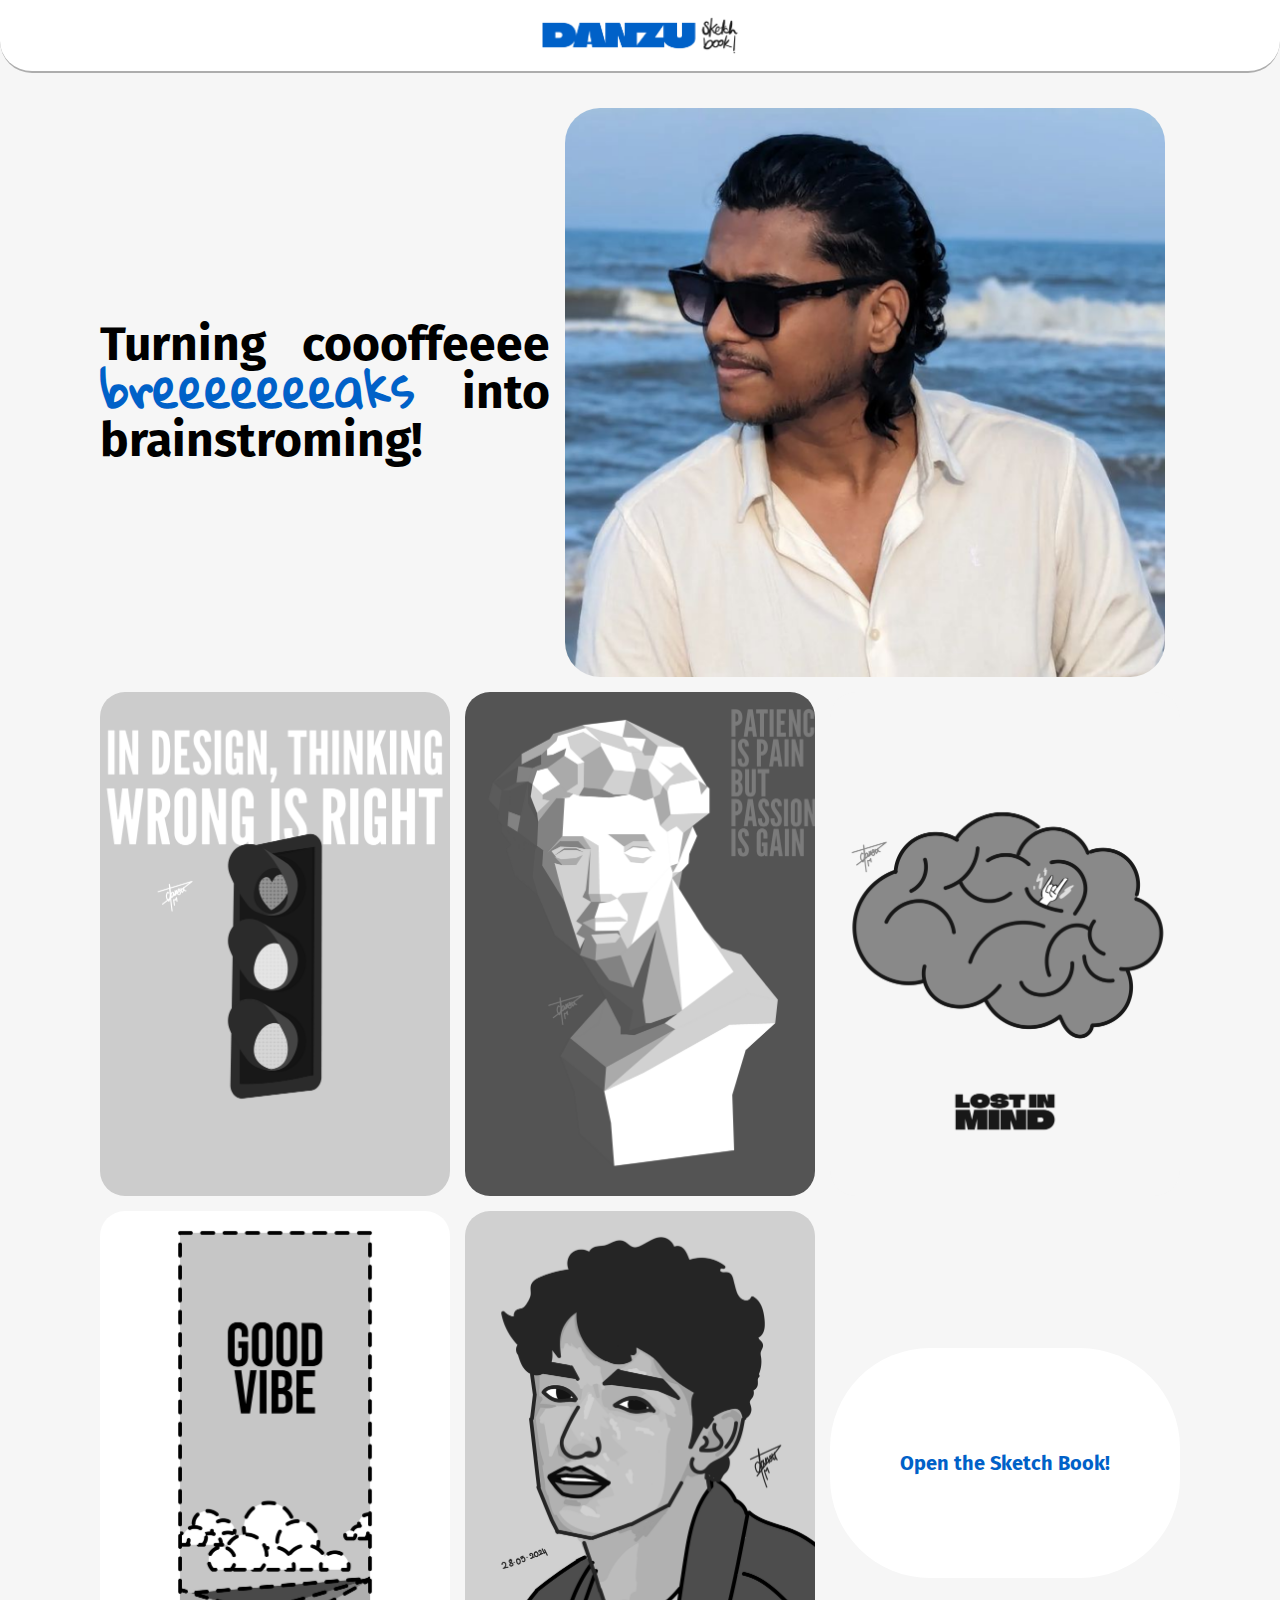
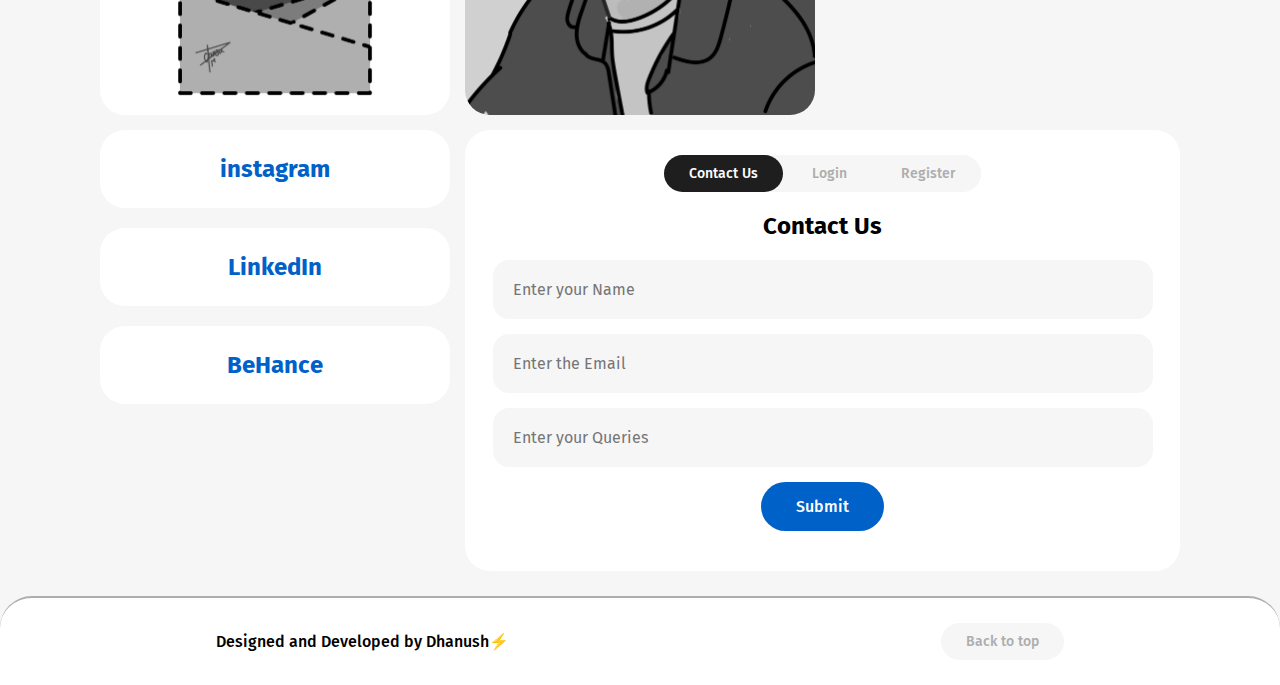
<file: index.html>
<!DOCTYPE html>
<html lang="en">

<head>
    <meta charset="UTF-8">
    <meta name="viewport" content="width=device-width, initial-scale=1.0">
    <link rel="preconnect" href="https://fonts.googleapis.com">
    <link rel="preconnect" href="https://fonts.gstatic.com" crossorigin>
    <link
        href="https://fonts.googleapis.com/css2?family=Fira+Sans:ital,wght@0,100;0,200;0,300;0,400;0,500;0,600;0,700;0,800;0,900;1,100;1,200;1,300;1,400;1,500;1,600;1,700;1,800;1,900&family=Gloria+Hallelujah&display=swap"
        rel="stylesheet">
    <link rel="stylesheet" href="./style/common.css">
    <link rel="shortcut icon" href="./assest/favicon.png" type="image/x-icon">
    <title>DANZU Sketch Book</title>
</head>

<body>
    <div class="cont">
        <div class="navbar">
            <img id="dsblogo" src="./assest/dsbdlogo.png" alt="DANZU Sketch Book logo" srcset="">
        </div>
        <div class="herosec">
            <p class="herotext">Turning coooffeeee <span class="handtext">breeeeeeeaks</span> into brainstroming!</p>
            <img id="dhanushgopi" src="./assest/dhanushgopi.png" alt="">
        </div>
        <div class="gallery">
            <div class="galleryrow galleryrow1">
                <div class="prevpage prevpage9">
                    <div class="prevdetails">
                        <a class="prevbtn prevbtn9" href="./sb9.html">View</a>
                    </div>
                </div>
                <div class="prevpage prevpage8">
                    <div class="prevdetails">
                        <a class="prevbtn prevbtn8" href="./sb8.html">View</a>
                    </div>
                </div>
                <div class="prevpage prevpage7">
                    <div class="prevdetails">
                        <a class="prevbtn prevbtn7" href="./sb7.html">View</a>
                    </div>
                </div>
            </div>
            <div class="galleryrow galleryrow2">
                <div class="prevpage prevpage6">
                    <div class="prevdetails">
                        <a class="prevbtn" href="./sb6.html">View</a>
                    </div>
                </div>
                <div class="prevpage prevpage5">
                    <div class="prevdetails">
                        <a class="prevbtn" href="./sb5.html">View</a>
                    </div>
                </div>
                <div class="viewmorepage">
                    <a class="viewmore" href="./sketchbook.html">Open the Sketch Book!</a>
                </div>
            </div>
        </div>
        <div class="contact">
            <div class="socialpages">
                <a class="social instagram" href="https://www.instagram.com/danzu.in/">instagram</a>
                <a class="social linkedin" href="https://www.linkedin.com/company/danzu-in/">LinkedIn</a>
                <a class="social behance" href="https://www.behance.net/danzu-in/">BeHance</a>
            </div>
            <div class="form">
                <div class="switchbtn">
                    <button id="loginbtn" class="contactbtn activebtn">Contact Us</button>
                    <button id="loginbtn" class="loginbtn unactivebtn">Login</button>
                    <button id="registerbtn" class="registerbtn unactivebtn">Register</button>
                </div>
                <div class="contactform">
                    <p class="inputlabel contactlabel">Contact Us</p>
                    <div class="inputfields contactfield">
                        <input class="inputfield" type="text" placeholder="Enter your Name">
                        <input class="inputfield" type="text" placeholder="Enter the Email">
                        <input class="inputfield" type="text" placeholder="Enter your Queries">
                    </div>
                    <input class="submitbtn loginsubmitbtn" type="submit" placeholder="Submit">
                </div>
                <div class="loginform formhide">
                    <p class="inputlabel loginlabel">Login</p>
                    <div class="inputfields loginfield">
                        <input class="inputfield" type="text" placeholder="Enter the Username or Email">
                        <input class="inputfield" type="text" placeholder="Enter the Password">
                    </div>
                    <input class="submitbtn loginsubmitbtn" type="submit" placeholder="Submit">
                </div>
                <div class="registerform formhide">
                    <p class="inputlabel registerlabel">Register</p>
                    <div class="inputfields registerfield">
                        <input class="inputfield" type="text" placeholder="Enter Your Name">
                        <input class="inputfield" type="text" placeholder="Enter Your Email">
                        <input class="inputfield" type="text" placeholder="Enter Your Password">
                    </div>
                    <input class="submitbtn registersubmitbtn" type="submit" placeholder="Submit">
                </div>
            </div>
        </div>
        <div class="footer">
            <p>Designed and Developed by Dhanush⚡</p>
            <a class="unactivebtn" href="#">Back to top</a>
        </div>
    </div>
</body>
<script src="./script/script1.js"></script>

</html>
</file>
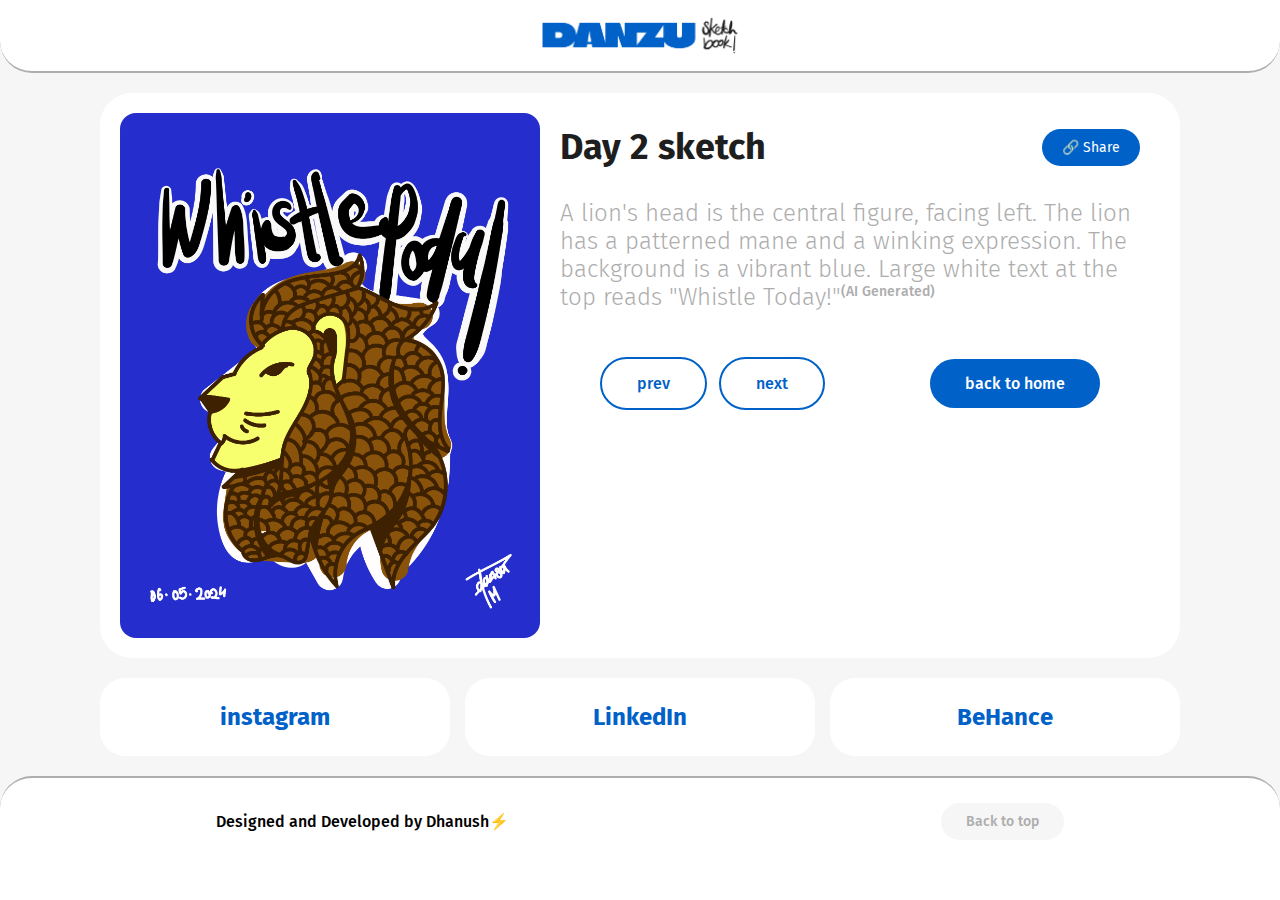
<file: sb2.html>
<!DOCTYPE html>
<html lang="en">

<head>
    <meta charset="UTF-8">
    <meta name="viewport" content="width=device-width, initial-scale=1.0">
    <link rel="preconnect" href="https://fonts.googleapis.com">
    <link rel="preconnect" href="https://fonts.gstatic.com" crossorigin>
    <link
        href="https://fonts.googleapis.com/css2?family=Fira+Sans:ital,wght@0,100;0,200;0,300;0,400;0,500;0,600;0,700;0,800;0,900;1,100;1,200;1,300;1,400;1,500;1,600;1,700;1,800;1,900&family=Gloria+Hallelujah&display=swap"
        rel="stylesheet">
    <link rel="stylesheet" href="./style/common.css">
    <link rel="shortcut icon" href="./assest/favicon.png" type="image/x-icon">
    <title>DANZU Sketch Book</title>
</head>

<body>
    <div class="cont">
        <div class="navbar">
            <img id="dsblogo" src="./assest/dsbdlogo.png" alt="DANZU Sketch Book logo" srcset="">
        </div>
        <div class="sketchpages">
            <div class="sketchpage sketch9">
                <img class="sketch" src="./assest/sb9.jpg" alt="">
                <div class="sketchdetails">
                    <div class="sketchupper">
                        <p class="sketchlabel">Day 9 sketch</p>
                        <button class="sketchshare sketchshare9">🔗 Share</button>
                    </div>
                    <p class="sketchdesc">The overall tone of the image is playful and thought-provoking.
                        The use of a traffic light is a clever visual metaphor for the concept of "thinking wrong."
                        The heart-shaped light adds a touch of whimsy to the image.<sup>(AI Generated)</sup></p>
                    <div class="sketchbtn">
                        <div class="sketchnav">
                            <button class="movebtn prevbtn9 prevsketch">prev</button>
                            <button class="movebtn nextbtn9 nextsketch">next</button>
                        </div>
                        <a class="backtohome submitbtn" href="./index.html">back to home</a>
                    </div>
                </div>
            </div>
            <div class="sketchpage sketch8">
                <img class="sketch" src="./assest/sb8.jpg" alt="">
                <div class="sketchdetails">
                    <div class="sketchupper">
                        <p class="sketchlabel">Day 8 sketch</p>
                        <button class="sketchshare sketchshare8">🔗 Share</button>
                    </div>
                    <p class="sketchdesc">The overall tone of the image is motivational and thought-provoking.
                        The contrast between the blue background and the white bust creates a sense of focus on the
                        sculpture and the accompanying text.
                        The low-poly style gives the image a modern and artistic feel.<sup>(AI Generated)</sup></p>
                    <div class="sketchbtn">
                        <div class="sketchnav">
                            <button class="movebtn prevbtn8 prevsketch">prev</button>
                            <button class="movebtn nextbtn8 nextsketch">next</button>
                        </div>
                        <a class="backtohome submitbtn" href="./index.html">back to home</a>
                    </div>
                </div>
            </div>
            <div class="sketchpage sketch7">
                <img class="sketch" src="./assest/sb7.jpg" alt="">
                <div class="sketchdetails">
                    <div class="sketchupper">
                        <p class="sketchlabel">Day 7 sketch</p>
                        <button class="sketchshare sketchshare7">🔗 Share</button>
                    </div>
                    <p class="sketchdesc">he overall tone of the image is playful and energetic.
                        The use of a rock-on hand gesture suggests a sense of fun and rebelliousness.
                        The contrast between the pink brain and the beige background creates a visually appealing
                        composition.<sup>(AI Generated)</sup></p>
                    <div class="sketchbtn">
                        <div class="sketchnav">
                            <button class="movebtn prevbtn7 prevsketch">prev</button>
                            <button class="movebtn nextbtn7 nextsketch">next</button>
                        </div>
                        <a class="backtohome submitbtn" href="./index.html">back to home</a>
                    </div>
                </div>
            </div>
            <div class="sketchpage sketch6 ">
                <img class="sketch" src="./assest/sb6.jpg" alt="">
                <div class="sketchdetails">
                    <div class="sketchupper">
                        <p class="sketchlabel">Day 6 sketch</p>
                        <button class="sketchshare sketchshare6">🔗 Share</button>
                    </div>
                    <p class="sketchdesc">The overall tone of the image is cheerful and optimistic.
                        The use of dashed lines creates a playful and somewhat whimsical effect.
                        The simple design and color palette contribute to the image's minimalist aesthetic.<sup>(AI
                            Generated)</sup></p>
                    <div class="sketchbtn">
                        <div class="sketchnav">
                            <button class="movebtn prevbtn6 prevsketch">prev</button>
                            <button class="movebtn nextbtn6 nextsketch">next</button>
                        </div>
                        <a class="backtohome submitbtn" href="./index.html">back to home</a>
                    </div>
                </div>
            </div>
            <div class="sketchpage sketch5 ">
                <img class="sketch" src="./assest/sb5.jpg" alt="">
                <div class="sketchdetails">
                    <div class="sketchupper">
                        <p class="sketchlabel">Day 5 sketch</p>
                        <button class="sketchshare sketchshare5">🔗 Share</button>
                    </div>
                    <p class="sketchdesc">Just a random people Digit Portrait<sup>(Self Described)</sup></p>
                    <div class="sketchbtn">
                        <div class="sketchnav">
                            <button class="movebtn prevbtn5 prevsketch">prev</button>
                            <button class="movebtn nextbtn5 nextsketch">next</button>
                        </div>
                        <a class="backtohome submitbtn" href="./index.html">back to home</a>
                    </div>
                </div>
            </div>
            <div class="sketchpage sketch4">
                <img class="sketch" src="./assest/sb4.jpg" alt="">
                <div class="sketchdetails">
                    <div class="sketchupper">
                        <p class="sketchlabel">Day 4 sketch</p>
                        <button class="sketchshare sketchshare4">🔗 Share</button>
                    </div>
                    <p class="sketchdesc">Just a random people Digit Portrait<sup>(Self Described)</sup></p>
                    <div class="sketchbtn">
                        <div class="sketchnav">
                            <button class="movebtn prevbtn4 prevsketch">prev</button>
                            <button class="movebtn nextbtn4 nextsketch">next</button>
                        </div>
                        <a class="backtohome submitbtn" href="./index.html">back to home</a>
                    </div>
                </div>
            </div>
            <div class="sketchpage sketch3 ">
                <img class="sketch" src="./assest/sb3.jpg" alt="">
                <div class="sketchdetails">
                    <div class="sketchupper">
                        <p class="sketchlabel">Day 3 sketch</p>
                        <button class="sketchshare sketchshare3">🔗 Share</button>
                    </div>
                    <p class="sketchdesc">A young girl with long black hair is the central figure. She's wearing a
                        yellow outfit with a blue stripe and green boots. The background is a vibrant purple. Large
                        white text surrounds her, reading "BAN TANG girl."<sup>(AI Generated)</sup></p>
                    <div class="sketchbtn">
                        <div class="sketchnav">
                            <button class="movebtn prevbtn3 prevsketch">prev</button>
                            <button class="movebtn nextbtn3 nextsketch">next</button>
                        </div>
                        <a class="backtohome submitbtn" href="./index.html">back to home</a>
                    </div>
                </div>
            </div>
            <div class="sketchpage sketch2 activesketch">
                <img class="sketch" src="./assest/sb2.jpg" alt="">
                <div class="sketchdetails">
                    <div class="sketchupper">
                        <p class="sketchlabel">Day 2 sketch</p>
                        <button class="sketchshare sketchshare2">🔗 Share</button>
                    </div>
                    <p class="sketchdesc">A lion's head is the central figure, facing left.
                        The lion has a patterned mane and a winking expression.
                        The background is a vibrant blue.
                        Large white text at the top reads "Whistle Today!"<sup>(AI Generated)</sup></p>
                    <div class="sketchbtn">
                        <div class="sketchnav">
                            <button class="movebtn prevbtn2 prevsketch">prev</button>
                            <button class="movebtn nextbtn2 nextsketch">next</button>
                        </div>
                        <a class="backtohome submitbtn" href="./index.html">back to home</a>
                    </div>
                </div>
            </div>
        </div>
        <div class="socialpages spsocial">
            <a class="social instagram" href="https://www.instagram.com/danzu.in/">instagram</a>
            <a class="social linkedin" href="https://www.linkedin.com/company/danzu-in/">LinkedIn</a>
            <a class="social behance" href="https://www.behance.net/danzu-in/">BeHance</a>
        </div>
        <div class="footer">
            <p>Designed and Developed by Dhanush⚡</p>
            <a class="unactivebtn" href="#">Back to top</a>
        </div>
    </div>
</body>
<script src="./script/script2.js"></script>

</html>
</file>
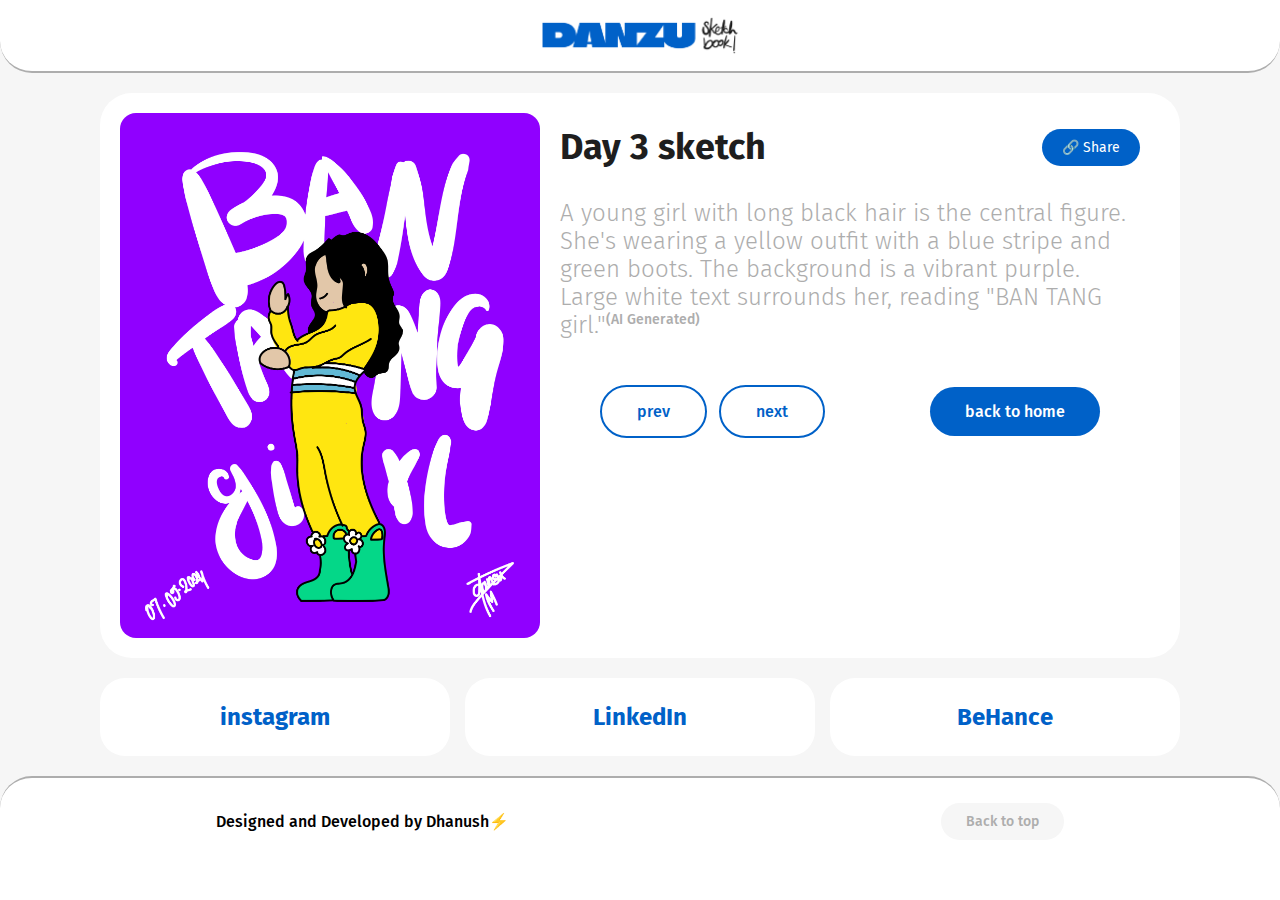
<file: sb3.html>
<!DOCTYPE html>
<html lang="en">

<head>
    <meta charset="UTF-8">
    <meta name="viewport" content="width=device-width, initial-scale=1.0">
    <link rel="preconnect" href="https://fonts.googleapis.com">
    <link rel="preconnect" href="https://fonts.gstatic.com" crossorigin>
    <link
        href="https://fonts.googleapis.com/css2?family=Fira+Sans:ital,wght@0,100;0,200;0,300;0,400;0,500;0,600;0,700;0,800;0,900;1,100;1,200;1,300;1,400;1,500;1,600;1,700;1,800;1,900&family=Gloria+Hallelujah&display=swap"
        rel="stylesheet">
    <link rel="stylesheet" href="./style/common.css">
    <link rel="shortcut icon" href="./assest/favicon.png" type="image/x-icon">
    <title>DANZU Sketch Book</title>
</head>

<body>
    <div class="cont">
        <div class="navbar">
            <img id="dsblogo" src="./assest/dsbdlogo.png" alt="DANZU Sketch Book logo" srcset="">
        </div>
        <div class="sketchpages">
            <div class="sketchpage sketch9">
                <img class="sketch" src="./assest/sb9.jpg" alt="">
                <div class="sketchdetails">
                    <div class="sketchupper">
                        <p class="sketchlabel">Day 9 sketch</p>
                        <button class="sketchshare sketchshare9">🔗 Share</button>
                    </div>
                    <p class="sketchdesc">The overall tone of the image is playful and thought-provoking.
                        The use of a traffic light is a clever visual metaphor for the concept of "thinking wrong."
                        The heart-shaped light adds a touch of whimsy to the image.<sup>(AI Generated)</sup></p>
                    <div class="sketchbtn">
                        <div class="sketchnav">
                            <button class="movebtn prevbtn9 prevsketch">prev</button>
                            <button class="movebtn nextbtn9 nextsketch">next</button>
                        </div>
                        <a class="backtohome submitbtn" href="./index.html">back to home</a>
                    </div>
                </div>
            </div>
            <div class="sketchpage sketch8">
                <img class="sketch" src="./assest/sb8.jpg" alt="">
                <div class="sketchdetails">
                    <div class="sketchupper">
                        <p class="sketchlabel">Day 8 sketch</p>
                        <button class="sketchshare sketchshare8">🔗 Share</button>
                    </div>
                    <p class="sketchdesc">The overall tone of the image is motivational and thought-provoking.
                        The contrast between the blue background and the white bust creates a sense of focus on the
                        sculpture and the accompanying text.
                        The low-poly style gives the image a modern and artistic feel.<sup>(AI Generated)</sup></p>
                    <div class="sketchbtn">
                        <div class="sketchnav">
                            <button class="movebtn prevbtn8 prevsketch">prev</button>
                            <button class="movebtn nextbtn8 nextsketch">next</button>
                        </div>
                        <a class="backtohome submitbtn" href="./index.html">back to home</a>
                    </div>
                </div>
            </div>
            <div class="sketchpage sketch7">
                <img class="sketch" src="./assest/sb7.jpg" alt="">
                <div class="sketchdetails">
                    <div class="sketchupper">
                        <p class="sketchlabel">Day 7 sketch</p>
                        <button class="sketchshare sketchshare7">🔗 Share</button>
                    </div>
                    <p class="sketchdesc">he overall tone of the image is playful and energetic.
                        The use of a rock-on hand gesture suggests a sense of fun and rebelliousness.
                        The contrast between the pink brain and the beige background creates a visually appealing
                        composition.<sup>(AI Generated)</sup></p>
                    <div class="sketchbtn">
                        <div class="sketchnav">
                            <button class="movebtn prevbtn7 prevsketch">prev</button>
                            <button class="movebtn nextbtn7 nextsketch">next</button>
                        </div>
                        <a class="backtohome submitbtn" href="./index.html">back to home</a>
                    </div>
                </div>
            </div>
            <div class="sketchpage sketch6 ">
                <img class="sketch" src="./assest/sb6.jpg" alt="">
                <div class="sketchdetails">
                    <div class="sketchupper">
                        <p class="sketchlabel">Day 6 sketch</p>
                        <button class="sketchshare sketchshare6">🔗 Share</button>
                    </div>
                    <p class="sketchdesc">The overall tone of the image is cheerful and optimistic.
                        The use of dashed lines creates a playful and somewhat whimsical effect.
                        The simple design and color palette contribute to the image's minimalist aesthetic.<sup>(AI
                            Generated)</sup></p>
                    <div class="sketchbtn">
                        <div class="sketchnav">
                            <button class="movebtn prevbtn6 prevsketch">prev</button>
                            <button class="movebtn nextbtn6 nextsketch">next</button>
                        </div>
                        <a class="backtohome submitbtn" href="./index.html">back to home</a>
                    </div>
                </div>
            </div>
            <div class="sketchpage sketch5 ">
                <img class="sketch" src="./assest/sb5.jpg" alt="">
                <div class="sketchdetails">
                    <div class="sketchupper">
                        <p class="sketchlabel">Day 5 sketch</p>
                        <button class="sketchshare sketchshare5">🔗 Share</button>
                    </div>
                    <p class="sketchdesc">Just a random people Digit Portrait<sup>(Self Described)</sup></p>
                    <div class="sketchbtn">
                        <div class="sketchnav">
                            <button class="movebtn prevbtn5 prevsketch">prev</button>
                            <button class="movebtn nextbtn5 nextsketch">next</button>
                        </div>
                        <a class="backtohome submitbtn" href="./index.html">back to home</a>
                    </div>
                </div>
            </div>
            <div class="sketchpage sketch4">
                <img class="sketch" src="./assest/sb4.jpg" alt="">
                <div class="sketchdetails">
                    <div class="sketchupper">
                        <p class="sketchlabel">Day 4 sketch</p>
                        <button class="sketchshare sketchshare4">🔗 Share</button>
                    </div>
                    <p class="sketchdesc">Just a random people Digit Portrait<sup>(Self Described)</sup></p>
                    <div class="sketchbtn">
                        <div class="sketchnav">
                            <button class="movebtn prevbtn4 prevsketch">prev</button>
                            <button class="movebtn nextbtn4 nextsketch">next</button>
                        </div>
                        <a class="backtohome submitbtn" href="./index.html">back to home</a>
                    </div>
                </div>
            </div>
            <div class="sketchpage sketch3 activesketch">
                <img class="sketch" src="./assest/sb3.jpg" alt="">
                <div class="sketchdetails">
                    <div class="sketchupper">
                        <p class="sketchlabel">Day 3 sketch</p>
                        <button class="sketchshare sketchshare3">🔗 Share</button>
                    </div>
                    <p class="sketchdesc">A young girl with long black hair is the central figure. She's wearing a
                        yellow outfit with a blue stripe and green boots. The background is a vibrant purple. Large
                        white text surrounds her, reading "BAN TANG girl."<sup>(AI Generated)</sup></p>
                    <div class="sketchbtn">
                        <div class="sketchnav">
                            <button class="movebtn prevbtn3 prevsketch">prev</button>
                            <button class="movebtn nextbtn3 nextsketch">next</button>
                        </div>
                        <a class="backtohome submitbtn" href="./index.html">back to home</a>
                    </div>
                </div>
            </div>
            <div class="sketchpage sketch2">
                <img class="sketch" src="./assest/sb2.jpg" alt="">
                <div class="sketchdetails">
                    <div class="sketchupper">
                        <p class="sketchlabel">Day 2 sketch</p>
                        <button class="sketchshare sketchshare2">🔗 Share</button>
                    </div>
                    <p class="sketchdesc">A lion's head is the central figure, facing left.
                        The lion has a patterned mane and a winking expression.
                        The background is a vibrant blue.
                        Large white text at the top reads "Whistle Today!"<sup>(AI Generated)</sup></p>
                    <div class="sketchbtn">
                        <div class="sketchnav">
                            <button class="movebtn prevbtn2 prevsketch">prev</button>
                            <button class="movebtn nextbtn2 nextsketch">next</button>
                        </div>
                        <a class="backtohome submitbtn" href="./index.html">back to home</a>
                    </div>
                </div>
            </div>
        </div>
        <div class="socialpages spsocial">
            <a class="social instagram" href="https://www.instagram.com/danzu.in/">instagram</a>
            <a class="social linkedin" href="https://www.linkedin.com/company/danzu-in/">LinkedIn</a>
            <a class="social behance" href="https://www.behance.net/danzu-in/">BeHance</a>
        </div>
        <div class="footer">
            <p>Designed and Developed by Dhanush⚡</p>
            <a class="unactivebtn" href="#">Back to top</a>
        </div>
    </div>
</body>
<script src="./script/script2.js"></script>

</html>
</file>
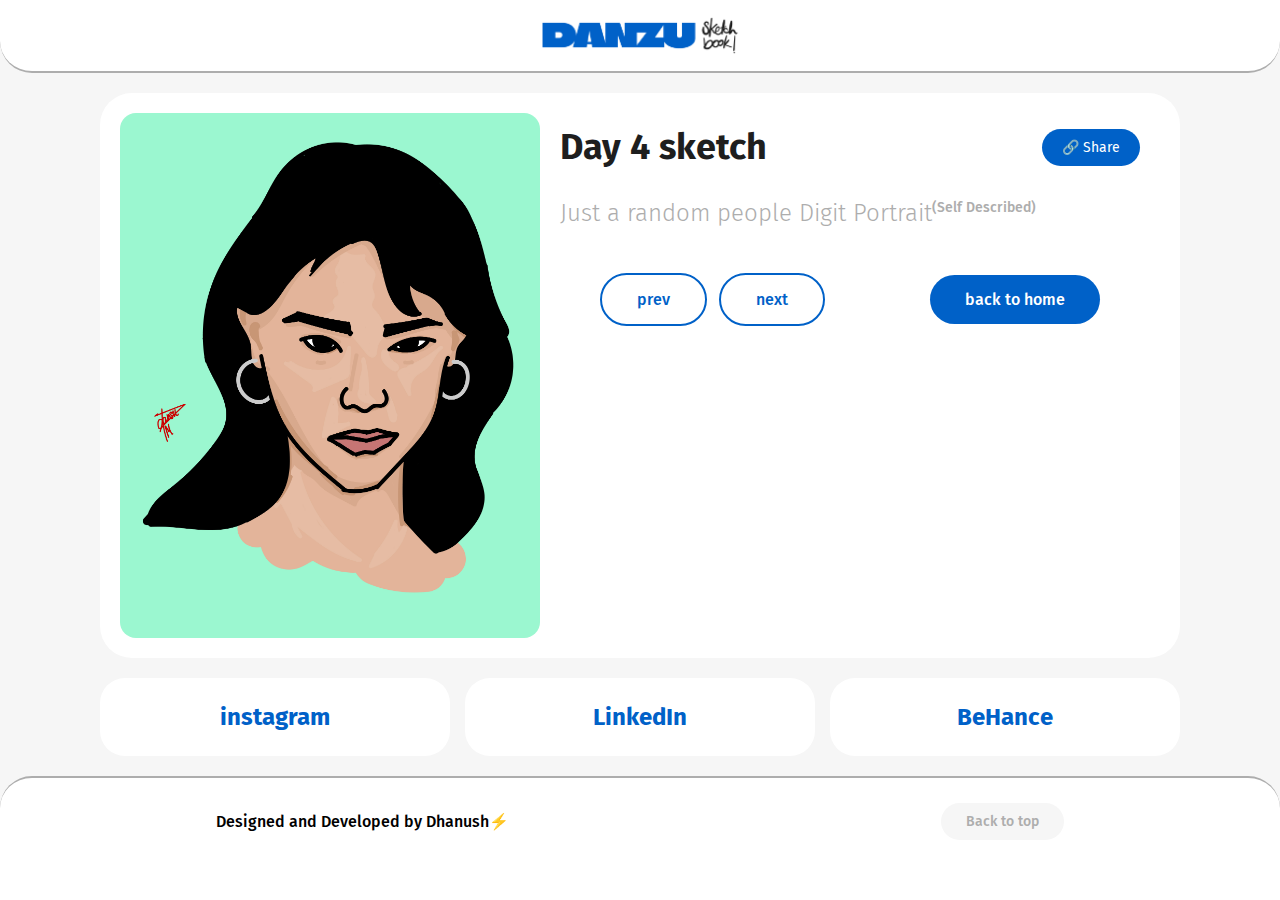
<file: sb4.html>
<!DOCTYPE html>
<html lang="en">

<head>
    <meta charset="UTF-8">
    <meta name="viewport" content="width=device-width, initial-scale=1.0">
    <link rel="preconnect" href="https://fonts.googleapis.com">
    <link rel="preconnect" href="https://fonts.gstatic.com" crossorigin>
    <link
        href="https://fonts.googleapis.com/css2?family=Fira+Sans:ital,wght@0,100;0,200;0,300;0,400;0,500;0,600;0,700;0,800;0,900;1,100;1,200;1,300;1,400;1,500;1,600;1,700;1,800;1,900&family=Gloria+Hallelujah&display=swap"
        rel="stylesheet">
    <link rel="stylesheet" href="./style/common.css">
    <link rel="shortcut icon" href="./assest/favicon.png" type="image/x-icon">
    <title>DANZU Sketch Book</title>
</head>

<body>
    <div class="cont">
        <div class="navbar">
            <img id="dsblogo" src="./assest/dsbdlogo.png" alt="DANZU Sketch Book logo" srcset="">
        </div>
        <div class="sketchpages">
            <div class="sketchpage sketch9">
                <img class="sketch" src="./assest/sb9.jpg" alt="">
                <div class="sketchdetails">
                    <div class="sketchupper">
                        <p class="sketchlabel">Day 9 sketch</p>
                        <button class="sketchshare sketchshare9">🔗 Share</button>
                    </div>
                    <p class="sketchdesc">The overall tone of the image is playful and thought-provoking.
                        The use of a traffic light is a clever visual metaphor for the concept of "thinking wrong."
                        The heart-shaped light adds a touch of whimsy to the image.<sup>(AI Generated)</sup></p>
                    <div class="sketchbtn">
                        <div class="sketchnav">
                            <button class="movebtn prevbtn9 prevsketch">prev</button>
                            <button class="movebtn nextbtn9 nextsketch">next</button>
                        </div>
                        <a class="backtohome submitbtn" href="./index.html">back to home</a>
                    </div>
                </div>
            </div>
            <div class="sketchpage sketch8">
                <img class="sketch" src="./assest/sb8.jpg" alt="">
                <div class="sketchdetails">
                    <div class="sketchupper">
                        <p class="sketchlabel">Day 8 sketch</p>
                        <button class="sketchshare sketchshare8">🔗 Share</button>
                    </div>
                    <p class="sketchdesc">The overall tone of the image is motivational and thought-provoking.
                        The contrast between the blue background and the white bust creates a sense of focus on the
                        sculpture and the accompanying text.
                        The low-poly style gives the image a modern and artistic feel.<sup>(AI Generated)</sup></p>
                    <div class="sketchbtn">
                        <div class="sketchnav">
                            <button class="movebtn prevbtn8 prevsketch">prev</button>
                            <button class="movebtn nextbtn8 nextsketch">next</button>
                        </div>
                        <a class="backtohome submitbtn" href="./index.html">back to home</a>
                    </div>
                </div>
            </div>
            <div class="sketchpage sketch7">
                <img class="sketch" src="./assest/sb7.jpg" alt="">
                <div class="sketchdetails">
                    <div class="sketchupper">
                        <p class="sketchlabel">Day 7 sketch</p>
                        <button class="sketchshare sketchshare7">🔗 Share</button>
                    </div>
                    <p class="sketchdesc">he overall tone of the image is playful and energetic.
                        The use of a rock-on hand gesture suggests a sense of fun and rebelliousness.
                        The contrast between the pink brain and the beige background creates a visually appealing
                        composition.<sup>(AI Generated)</sup></p>
                    <div class="sketchbtn">
                        <div class="sketchnav">
                            <button class="movebtn prevbtn7 prevsketch">prev</button>
                            <button class="movebtn nextbtn7 nextsketch">next</button>
                        </div>
                        <a class="backtohome submitbtn" href="./index.html">back to home</a>
                    </div>
                </div>
            </div>
            <div class="sketchpage sketch6 ">
                <img class="sketch" src="./assest/sb6.jpg" alt="">
                <div class="sketchdetails">
                    <div class="sketchupper">
                        <p class="sketchlabel">Day 6 sketch</p>
                        <button class="sketchshare sketchshare6">🔗 Share</button>
                    </div>
                    <p class="sketchdesc">The overall tone of the image is cheerful and optimistic.
                        The use of dashed lines creates a playful and somewhat whimsical effect.
                        The simple design and color palette contribute to the image's minimalist aesthetic.<sup>(AI
                            Generated)</sup></p>
                    <div class="sketchbtn">
                        <div class="sketchnav">
                            <button class="movebtn prevbtn6 prevsketch">prev</button>
                            <button class="movebtn nextbtn6 nextsketch">next</button>
                        </div>
                        <a class="backtohome submitbtn" href="./index.html">back to home</a>
                    </div>
                </div>
            </div>
            <div class="sketchpage sketch5 ">
                <img class="sketch" src="./assest/sb5.jpg" alt="">
                <div class="sketchdetails">
                    <div class="sketchupper">
                        <p class="sketchlabel">Day 5 sketch</p>
                        <button class="sketchshare sketchshare5">🔗 Share</button>
                    </div>
                    <p class="sketchdesc">Just a random people Digit Portrait<sup>(Self Described)</sup></p>
                    <div class="sketchbtn">
                        <div class="sketchnav">
                            <button class="movebtn prevbtn5 prevsketch">prev</button>
                            <button class="movebtn nextbtn5 nextsketch">next</button>
                        </div>
                        <a class="backtohome submitbtn" href="./index.html">back to home</a>
                    </div>
                </div>
            </div>
            <div class="sketchpage sketch4 activesketch">
                <img class="sketch" src="./assest/sb4.jpg" alt="">
                <div class="sketchdetails">
                    <div class="sketchupper">
                        <p class="sketchlabel">Day 4 sketch</p>
                        <button class="sketchshare sketchshare4">🔗 Share</button>
                    </div>
                    <p class="sketchdesc">Just a random people Digit Portrait<sup>(Self Described)</sup></p>
                    <div class="sketchbtn">
                        <div class="sketchnav">
                            <button class="movebtn prevbtn4 prevsketch">prev</button>
                            <button class="movebtn nextbtn4 nextsketch">next</button>
                        </div>
                        <a class="backtohome submitbtn" href="./index.html">back to home</a>
                    </div>
                </div>
            </div>
            <div class="sketchpage sketch3">
                <img class="sketch" src="./assest/sb3.jpg" alt="">
                <div class="sketchdetails">
                    <div class="sketchupper">
                        <p class="sketchlabel">Day 3 sketch</p>
                        <button class="sketchshare sketchshare3">🔗 Share</button>
                    </div>
                    <p class="sketchdesc">A young girl with long black hair is the central figure. She's wearing a
                        yellow outfit with a blue stripe and green boots. The background is a vibrant purple. Large
                        white text surrounds her, reading "BAN TANG girl."<sup>(AI Generated)</sup></p>
                    <div class="sketchbtn">
                        <div class="sketchnav">
                            <button class="movebtn prevbtn3 prevsketch">prev</button>
                            <button class="movebtn nextbtn3 nextsketch">next</button>
                        </div>
                        <a class="backtohome submitbtn" href="./index.html">back to home</a>
                    </div>
                </div>
            </div>
            <div class="sketchpage sketch2">
                <img class="sketch" src="./assest/sb2.jpg" alt="">
                <div class="sketchdetails">
                    <div class="sketchupper">
                        <p class="sketchlabel">Day 2 sketch</p>
                        <button class="sketchshare sketchshare2">🔗 Share</button>
                    </div>
                    <p class="sketchdesc">A lion's head is the central figure, facing left.
                        The lion has a patterned mane and a winking expression.
                        The background is a vibrant blue.
                        Large white text at the top reads "Whistle Today!"<sup>(AI Generated)</sup></p>
                    <div class="sketchbtn">
                        <div class="sketchnav">
                            <button class="movebtn prevbtn2 prevsketch">prev</button>
                            <button class="movebtn nextbtn2 nextsketch">next</button>
                        </div>
                        <a class="backtohome submitbtn" href="./index.html">back to home</a>
                    </div>
                </div>
            </div>
        </div>
        <div class="socialpages spsocial">
            <a class="social instagram" href="https://www.instagram.com/danzu.in/">instagram</a>
            <a class="social linkedin" href="https://www.linkedin.com/company/danzu-in/">LinkedIn</a>
            <a class="social behance" href="https://www.behance.net/danzu-in/">BeHance</a>
        </div>
        <div class="footer">
            <p>Designed and Developed by Dhanush⚡</p>
            <a class="unactivebtn" href="#">Back to top</a>
        </div>
    </div>
</body>
<script src="./script/script2.js"></script>

</html>
</file>
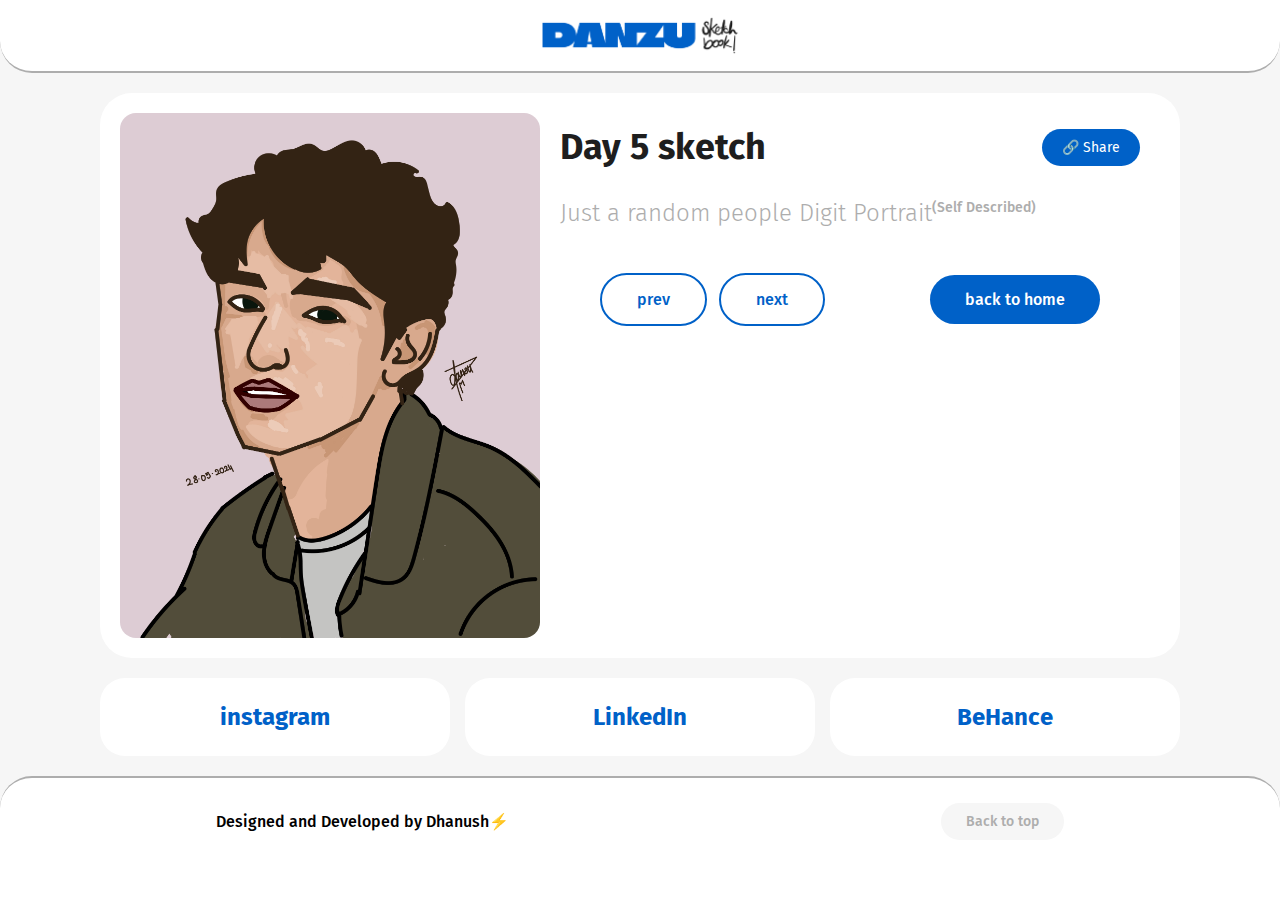
<file: sb5.html>
<!DOCTYPE html>
<html lang="en">

<head>
    <meta charset="UTF-8">
    <meta name="viewport" content="width=device-width, initial-scale=1.0">
    <link rel="preconnect" href="https://fonts.googleapis.com">
    <link rel="preconnect" href="https://fonts.gstatic.com" crossorigin>
    <link
        href="https://fonts.googleapis.com/css2?family=Fira+Sans:ital,wght@0,100;0,200;0,300;0,400;0,500;0,600;0,700;0,800;0,900;1,100;1,200;1,300;1,400;1,500;1,600;1,700;1,800;1,900&family=Gloria+Hallelujah&display=swap"
        rel="stylesheet">
    <link rel="stylesheet" href="./style/common.css">
    <link rel="shortcut icon" href="./assest/favicon.png" type="image/x-icon">
    <title>DANZU Sketch Book</title>
</head>

<body>
    <div class="cont">
        <div class="navbar">
            <img id="dsblogo" src="./assest/dsbdlogo.png" alt="DANZU Sketch Book logo" srcset="">
        </div>
        <div class="sketchpages">
            <div class="sketchpage sketch9">
                <img class="sketch" src="./assest/sb9.jpg" alt="">
                <div class="sketchdetails">
                    <div class="sketchupper">
                        <p class="sketchlabel">Day 9 sketch</p>
                        <button class="sketchshare sketchshare9">🔗 Share</button>
                    </div>
                    <p class="sketchdesc">The overall tone of the image is playful and thought-provoking.
                        The use of a traffic light is a clever visual metaphor for the concept of "thinking wrong."
                        The heart-shaped light adds a touch of whimsy to the image.<sup>(AI Generated)</sup></p>
                    <div class="sketchbtn">
                        <div class="sketchnav">
                            <button class="movebtn prevbtn9 prevsketch">prev</button>
                            <button class="movebtn nextbtn9 nextsketch">next</button>
                        </div>
                        <a class="backtohome submitbtn" href="./index.html">back to home</a>
                    </div>
                </div>
            </div>
            <div class="sketchpage sketch8">
                <img class="sketch" src="./assest/sb8.jpg" alt="">
                <div class="sketchdetails">
                    <div class="sketchupper">
                        <p class="sketchlabel">Day 8 sketch</p>
                        <button class="sketchshare sketchshare8">🔗 Share</button>
                    </div>
                    <p class="sketchdesc">The overall tone of the image is motivational and thought-provoking.
                        The contrast between the blue background and the white bust creates a sense of focus on the
                        sculpture and the accompanying text.
                        The low-poly style gives the image a modern and artistic feel.<sup>(AI Generated)</sup></p>
                    <div class="sketchbtn">
                        <div class="sketchnav">
                            <button class="movebtn prevbtn8 prevsketch">prev</button>
                            <button class="movebtn nextbtn8 nextsketch">next</button>
                        </div>
                        <a class="backtohome submitbtn" href="./index.html">back to home</a>
                    </div>
                </div>
            </div>
            <div class="sketchpage sketch7">
                <img class="sketch" src="./assest/sb7.jpg" alt="">
                <div class="sketchdetails">
                    <div class="sketchupper">
                        <p class="sketchlabel">Day 7 sketch</p>
                        <button class="sketchshare sketchshare7">🔗 Share</button>
                    </div>
                    <p class="sketchdesc">he overall tone of the image is playful and energetic.
                        The use of a rock-on hand gesture suggests a sense of fun and rebelliousness.
                        The contrast between the pink brain and the beige background creates a visually appealing
                        composition.<sup>(AI Generated)</sup></p>
                    <div class="sketchbtn">
                        <div class="sketchnav">
                            <button class="movebtn prevbtn7 prevsketch">prev</button>
                            <button class="movebtn nextbtn7 nextsketch">next</button>
                        </div>
                        <a class="backtohome submitbtn" href="./index.html">back to home</a>
                    </div>
                </div>
            </div>
            <div class="sketchpage sketch6 ">
                <img class="sketch" src="./assest/sb6.jpg" alt="">
                <div class="sketchdetails">
                    <div class="sketchupper">
                        <p class="sketchlabel">Day 6 sketch</p>
                        <button class="sketchshare sketchshare6">🔗 Share</button>
                    </div>
                    <p class="sketchdesc">The overall tone of the image is cheerful and optimistic.
                        The use of dashed lines creates a playful and somewhat whimsical effect.
                        The simple design and color palette contribute to the image's minimalist aesthetic.<sup>(AI
                            Generated)</sup></p>
                    <div class="sketchbtn">
                        <div class="sketchnav">
                            <button class="movebtn prevbtn6 prevsketch">prev</button>
                            <button class="movebtn nextbtn6 nextsketch">next</button>
                        </div>
                        <a class="backtohome submitbtn" href="./index.html">back to home</a>
                    </div>
                </div>
            </div>
            <div class="sketchpage sketch5 activesketch">
                <img class="sketch" src="./assest/sb5.jpg" alt="">
                <div class="sketchdetails">
                    <div class="sketchupper">
                        <p class="sketchlabel">Day 5 sketch</p>
                        <button class="sketchshare sketchshare5">🔗 Share</button>
                    </div>
                    <p class="sketchdesc">Just a random people Digit Portrait<sup>(Self Described)</sup></p>
                    <div class="sketchbtn">
                        <div class="sketchnav">
                            <button class="movebtn prevbtn5 prevsketch">prev</button>
                            <button class="movebtn nextbtn5 nextsketch">next</button>
                        </div>
                        <a class="backtohome submitbtn" href="./index.html">back to home</a>
                    </div>
                </div>
            </div>
            <div class="sketchpage sketch4">
                <img class="sketch" src="./assest/sb4.jpg" alt="">
                <div class="sketchdetails">
                    <div class="sketchupper">
                        <p class="sketchlabel">Day 4 sketch</p>
                        <button class="sketchshare sketchshare4">🔗 Share</button>
                    </div>
                    <p class="sketchdesc">Just a random people Digit Portrait<sup>(Self Described)</sup></p>
                    <div class="sketchbtn">
                        <div class="sketchnav">
                            <button class="movebtn prevbtn4 prevsketch">prev</button>
                            <button class="movebtn nextbtn4 nextsketch">next</button>
                        </div>
                        <a class="backtohome submitbtn" href="./index.html">back to home</a>
                    </div>
                </div>
            </div>
            <div class="sketchpage sketch3">
                <img class="sketch" src="./assest/sb3.jpg" alt="">
                <div class="sketchdetails">
                    <div class="sketchupper">
                        <p class="sketchlabel">Day 3 sketch</p>
                        <button class="sketchshare sketchshare3">🔗 Share</button>
                    </div>
                    <p class="sketchdesc">A young girl with long black hair is the central figure. She's wearing a
                        yellow outfit with a blue stripe and green boots. The background is a vibrant purple. Large
                        white text surrounds her, reading "BAN TANG girl."<sup>(AI Generated)</sup></p>
                    <div class="sketchbtn">
                        <div class="sketchnav">
                            <button class="movebtn prevbtn3 prevsketch">prev</button>
                            <button class="movebtn nextbtn3 nextsketch">next</button>
                        </div>
                        <a class="backtohome submitbtn" href="./index.html">back to home</a>
                    </div>
                </div>
            </div>
            <div class="sketchpage sketch2">
                <img class="sketch" src="./assest/sb2.jpg" alt="">
                <div class="sketchdetails">
                    <div class="sketchupper">
                        <p class="sketchlabel">Day 2 sketch</p>
                        <button class="sketchshare sketchshare2">🔗 Share</button>
                    </div>
                    <p class="sketchdesc">A lion's head is the central figure, facing left.
                        The lion has a patterned mane and a winking expression.
                        The background is a vibrant blue.
                        Large white text at the top reads "Whistle Today!"<sup>(AI Generated)</sup></p>
                    <div class="sketchbtn">
                        <div class="sketchnav">
                            <button class="movebtn prevbtn2 prevsketch">prev</button>
                            <button class="movebtn nextbtn2 nextsketch">next</button>
                        </div>
                        <a class="backtohome submitbtn" href="./index.html">back to home</a>
                    </div>
                </div>
            </div>
        </div>
        <div class="socialpages spsocial">
            <a class="social instagram" href="https://www.instagram.com/danzu.in/">instagram</a>
            <a class="social linkedin" href="https://www.linkedin.com/company/danzu-in/">LinkedIn</a>
            <a class="social behance" href="https://www.behance.net/danzu-in/">BeHance</a>
        </div>
        <div class="footer">
            <p>Designed and Developed by Dhanush⚡</p>
            <a class="unactivebtn" href="#">Back to top</a>
        </div>
    </div>
</body>
<script src="./script/script2.js"></script>

</html>
</file>
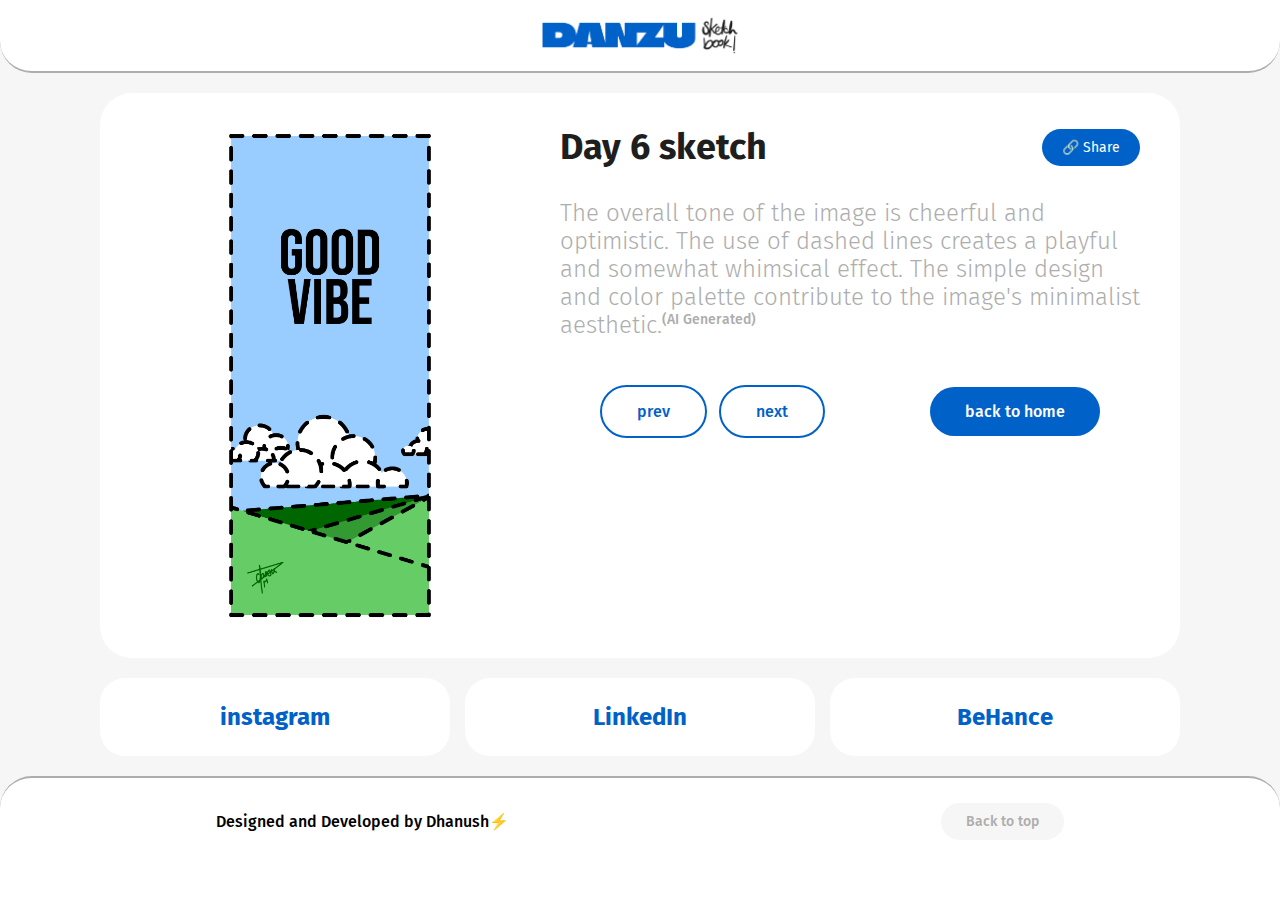
<file: sb6.html>
<!DOCTYPE html>
<html lang="en">

<head>
    <meta charset="UTF-8">
    <meta name="viewport" content="width=device-width, initial-scale=1.0">
    <link rel="preconnect" href="https://fonts.googleapis.com">
    <link rel="preconnect" href="https://fonts.gstatic.com" crossorigin>
    <link
        href="https://fonts.googleapis.com/css2?family=Fira+Sans:ital,wght@0,100;0,200;0,300;0,400;0,500;0,600;0,700;0,800;0,900;1,100;1,200;1,300;1,400;1,500;1,600;1,700;1,800;1,900&family=Gloria+Hallelujah&display=swap"
        rel="stylesheet">
    <link rel="stylesheet" href="./style/common.css">
    <link rel="shortcut icon" href="./assest/favicon.png" type="image/x-icon">
    <title>DANZU Sketch Book</title>
</head>

<body>
    <div class="cont">
        <div class="navbar">
            <img id="dsblogo" src="./assest/dsbdlogo.png" alt="DANZU Sketch Book logo" srcset="">
        </div>
        <div class="sketchpages">
            <div class="sketchpage sketch9">
                <img class="sketch" src="./assest/sb9.jpg" alt="">
                <div class="sketchdetails">
                    <div class="sketchupper">
                        <p class="sketchlabel">Day 9 sketch</p>
                        <button class="sketchshare sketchshare9">🔗 Share</button>
                    </div>
                    <p class="sketchdesc">The overall tone of the image is playful and thought-provoking.
                        The use of a traffic light is a clever visual metaphor for the concept of "thinking wrong."
                        The heart-shaped light adds a touch of whimsy to the image.<sup>(AI Generated)</sup></p>
                    <div class="sketchbtn">
                        <div class="sketchnav">
                            <button class="movebtn prevbtn9 prevsketch">prev</button>
                            <button class="movebtn nextbtn9 nextsketch">next</button>
                        </div>
                        <a class="backtohome submitbtn" href="./index.html">back to home</a>
                    </div>
                </div>
            </div>
            <div class="sketchpage sketch8">
                <img class="sketch" src="./assest/sb8.jpg" alt="">
                <div class="sketchdetails">
                    <div class="sketchupper">
                        <p class="sketchlabel">Day 8 sketch</p>
                        <button class="sketchshare sketchshare8">🔗 Share</button>
                    </div>
                    <p class="sketchdesc">The overall tone of the image is motivational and thought-provoking.
                        The contrast between the blue background and the white bust creates a sense of focus on the
                        sculpture and the accompanying text.
                        The low-poly style gives the image a modern and artistic feel.<sup>(AI Generated)</sup></p>
                    <div class="sketchbtn">
                        <div class="sketchnav">
                            <button class="movebtn prevbtn8 prevsketch">prev</button>
                            <button class="movebtn nextbtn8 nextsketch">next</button>
                        </div>
                        <a class="backtohome submitbtn" href="./index.html">back to home</a>
                    </div>
                </div>
            </div>
            <div class="sketchpage sketch7">
                <img class="sketch" src="./assest/sb7.jpg" alt="">
                <div class="sketchdetails">
                    <div class="sketchupper">
                        <p class="sketchlabel">Day 7 sketch</p>
                        <button class="sketchshare sketchshare7">🔗 Share</button>
                    </div>
                    <p class="sketchdesc">he overall tone of the image is playful and energetic.
                        The use of a rock-on hand gesture suggests a sense of fun and rebelliousness.
                        The contrast between the pink brain and the beige background creates a visually appealing
                        composition.<sup>(AI Generated)</sup></p>
                    <div class="sketchbtn">
                        <div class="sketchnav">
                            <button class="movebtn prevbtn7 prevsketch">prev</button>
                            <button class="movebtn nextbtn7 nextsketch">next</button>
                        </div>
                        <a class="backtohome submitbtn" href="./index.html">back to home</a>
                    </div>
                </div>
            </div>
            <div class="sketchpage sketch6 activesketch">
                <img class="sketch" src="./assest/sb6.jpg" alt="">
                <div class="sketchdetails">
                    <div class="sketchupper">
                        <p class="sketchlabel">Day 6 sketch</p>
                        <button class="sketchshare sketchshare6">🔗 Share</button>
                    </div>
                    <p class="sketchdesc">The overall tone of the image is cheerful and optimistic.
                        The use of dashed lines creates a playful and somewhat whimsical effect.
                        The simple design and color palette contribute to the image's minimalist aesthetic.<sup>(AI
                            Generated)</sup></p>
                    <div class="sketchbtn">
                        <div class="sketchnav">
                            <button class="movebtn prevbtn6 prevsketch">prev</button>
                            <button class="movebtn nextbtn6 nextsketch">next</button>
                        </div>
                        <a class="backtohome submitbtn" href="./index.html">back to home</a>
                    </div>
                </div>
            </div>
            <div class="sketchpage sketch5">
                <img class="sketch" src="./assest/sb5.jpg" alt="">
                <div class="sketchdetails">
                    <div class="sketchupper">
                        <p class="sketchlabel">Day 5 sketch</p>
                        <button class="sketchshare sketchshare5">🔗 Share</button>
                    </div>
                    <p class="sketchdesc">Just a random people Digit Portrait<sup>(Self Described)</sup></p>
                    <div class="sketchbtn">
                        <div class="sketchnav">
                            <button class="movebtn prevbtn5 prevsketch">prev</button>
                            <button class="movebtn nextbtn5 nextsketch">next</button>
                        </div>
                        <a class="backtohome submitbtn" href="./index.html">back to home</a>
                    </div>
                </div>
            </div>
            <div class="sketchpage sketch4">
                <img class="sketch" src="./assest/sb4.jpg" alt="">
                <div class="sketchdetails">
                    <div class="sketchupper">
                        <p class="sketchlabel">Day 4 sketch</p>
                        <button class="sketchshare sketchshare4">🔗 Share</button>
                    </div>
                    <p class="sketchdesc">Just a random people Digit Portrait<sup>(Self Described)</sup></p>
                    <div class="sketchbtn">
                        <div class="sketchnav">
                            <button class="movebtn prevbtn4 prevsketch">prev</button>
                            <button class="movebtn nextbtn4 nextsketch">next</button>
                        </div>
                        <a class="backtohome submitbtn" href="./index.html">back to home</a>
                    </div>
                </div>
            </div>
            <div class="sketchpage sketch3">
                <img class="sketch" src="./assest/sb3.jpg" alt="">
                <div class="sketchdetails">
                    <div class="sketchupper">
                        <p class="sketchlabel">Day 3 sketch</p>
                        <button class="sketchshare sketchshare3">🔗 Share</button>
                    </div>
                    <p class="sketchdesc">A young girl with long black hair is the central figure. She's wearing a
                        yellow outfit with a blue stripe and green boots. The background is a vibrant purple. Large
                        white text surrounds her, reading "BAN TANG girl."<sup>(AI Generated)</sup></p>
                    <div class="sketchbtn">
                        <div class="sketchnav">
                            <button class="movebtn prevbtn3 prevsketch">prev</button>
                            <button class="movebtn nextbtn3 nextsketch">next</button>
                        </div>
                        <a class="backtohome submitbtn" href="./index.html">back to home</a>
                    </div>
                </div>
            </div>
            <div class="sketchpage sketch2">
                <img class="sketch" src="./assest/sb2.jpg" alt="">
                <div class="sketchdetails">
                    <div class="sketchupper">
                        <p class="sketchlabel">Day 2 sketch</p>
                        <button class="sketchshare sketchshare2">🔗 Share</button>
                    </div>
                    <p class="sketchdesc">A lion's head is the central figure, facing left.
                        The lion has a patterned mane and a winking expression.
                        The background is a vibrant blue.
                        Large white text at the top reads "Whistle Today!"<sup>(AI Generated)</sup></p>
                    <div class="sketchbtn">
                        <div class="sketchnav">
                            <button class="movebtn prevbtn2 prevsketch">prev</button>
                            <button class="movebtn nextbtn2 nextsketch">next</button>
                        </div>
                        <a class="backtohome submitbtn" href="./index.html">back to home</a>
                    </div>
                </div>
            </div>
        </div>
        <div class="socialpages spsocial">
            <a class="social instagram" href="https://www.instagram.com/danzu.in/">instagram</a>
            <a class="social linkedin" href="https://www.linkedin.com/company/danzu-in/">LinkedIn</a>
            <a class="social behance" href="https://www.behance.net/danzu-in/">BeHance</a>
        </div>
        <div class="footer">
            <p>Designed and Developed by Dhanush⚡</p>
            <a class="unactivebtn" href="#">Back to top</a>
        </div>
    </div>
</body>
<script src="./script/script2.js"></script>

</html>
</file>
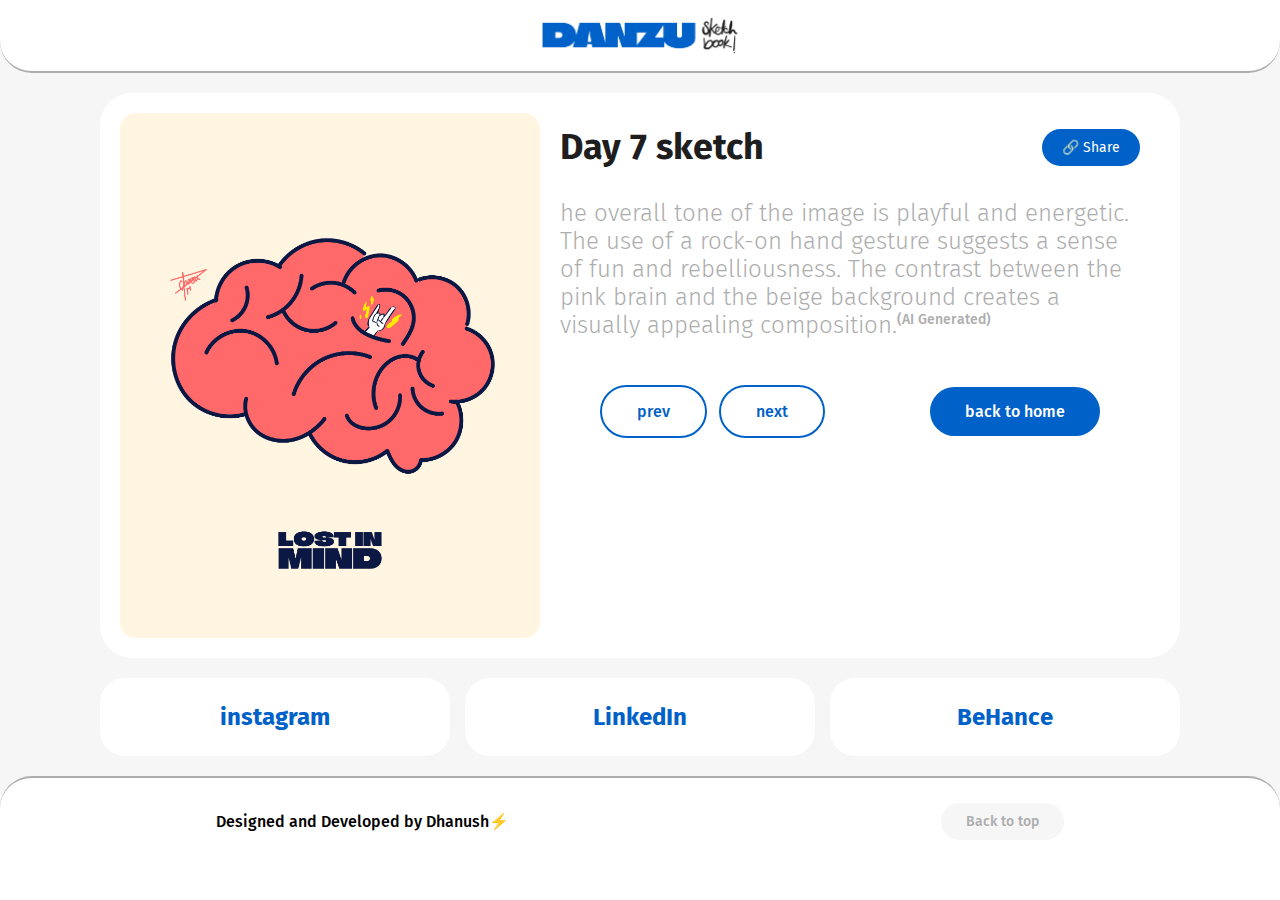
<file: sb7.html>
<!DOCTYPE html>
<html lang="en">

<head>
    <meta charset="UTF-8">
    <meta name="viewport" content="width=device-width, initial-scale=1.0">
    <link rel="preconnect" href="https://fonts.googleapis.com">
    <link rel="preconnect" href="https://fonts.gstatic.com" crossorigin>
    <link
        href="https://fonts.googleapis.com/css2?family=Fira+Sans:ital,wght@0,100;0,200;0,300;0,400;0,500;0,600;0,700;0,800;0,900;1,100;1,200;1,300;1,400;1,500;1,600;1,700;1,800;1,900&family=Gloria+Hallelujah&display=swap"
        rel="stylesheet">
    <link rel="stylesheet" href="./style/common.css">
    <link rel="shortcut icon" href="./assest/favicon.png" type="image/x-icon">
    <title>DANZU Sketch Book</title>
</head>

<body>
    <div class="cont">
        <div class="navbar">
            <img id="dsblogo" src="./assest/dsbdlogo.png" alt="DANZU Sketch Book logo" srcset="">
        </div>
        <div class="sketchpages">
            <div class="sketchpage sketch9">
                <img class="sketch" src="./assest/sb9.jpg" alt="">
                <div class="sketchdetails">
                    <div class="sketchupper">
                        <p class="sketchlabel">Day 9 sketch</p>
                        <button class="sketchshare sketchshare9">🔗 Share</button>
                    </div>
                    <p class="sketchdesc">The overall tone of the image is playful and thought-provoking.
                        The use of a traffic light is a clever visual metaphor for the concept of "thinking wrong."
                        The heart-shaped light adds a touch of whimsy to the image.<sup>(AI Generated)</sup></p>
                    <div class="sketchbtn">
                        <div class="sketchnav">
                            <button class="movebtn prevbtn9 prevsketch">prev</button>
                            <button class="movebtn nextbtn9 nextsketch">next</button>
                        </div>
                        <a class="backtohome submitbtn" href="./index.html">back to home</a>
                    </div>
                </div>
            </div>
            <div class="sketchpage sketch8">
                <img class="sketch" src="./assest/sb8.jpg" alt="">
                <div class="sketchdetails">
                    <div class="sketchupper">
                        <p class="sketchlabel">Day 8 sketch</p>
                        <button class="sketchshare sketchshare8">🔗 Share</button>
                    </div>
                    <p class="sketchdesc">The overall tone of the image is motivational and thought-provoking.
                        The contrast between the blue background and the white bust creates a sense of focus on the
                        sculpture and the accompanying text.
                        The low-poly style gives the image a modern and artistic feel.<sup>(AI Generated)</sup></p>
                    <div class="sketchbtn">
                        <div class="sketchnav">
                            <button class="movebtn prevbtn8 prevsketch">prev</button>
                            <button class="movebtn nextbtn8 nextsketch">next</button>
                        </div>
                        <a class="backtohome submitbtn" href="./index.html">back to home</a>
                    </div>
                </div>
            </div>
            <div class="sketchpage sketch7 activesketch">
                <img class="sketch" src="./assest/sb7.jpg" alt="">
                <div class="sketchdetails">
                    <div class="sketchupper">
                        <p class="sketchlabel">Day 7 sketch</p>
                        <button class="sketchshare sketchshare7">🔗 Share</button>
                    </div>
                    <p class="sketchdesc">he overall tone of the image is playful and energetic.
                        The use of a rock-on hand gesture suggests a sense of fun and rebelliousness.
                        The contrast between the pink brain and the beige background creates a visually appealing
                        composition.<sup>(AI Generated)</sup></p>
                    <div class="sketchbtn">
                        <div class="sketchnav">
                            <button class="movebtn prevbtn7 prevsketch">prev</button>
                            <button class="movebtn nextbtn7 nextsketch">next</button>
                        </div>
                        <a class="backtohome submitbtn" href="./index.html">back to home</a>
                    </div>
                </div>
            </div>
            <div class="sketchpage sketch6">
                <img class="sketch" src="./assest/sb6.jpg" alt="">
                <div class="sketchdetails">
                    <div class="sketchupper">
                        <p class="sketchlabel">Day 6 sketch</p>
                        <button class="sketchshare sketchshare6">🔗 Share</button>
                    </div>
                    <p class="sketchdesc">The overall tone of the image is cheerful and optimistic.
                        The use of dashed lines creates a playful and somewhat whimsical effect.
                        The simple design and color palette contribute to the image's minimalist aesthetic.<sup>(AI
                            Generated)</sup></p>
                    <div class="sketchbtn">
                        <div class="sketchnav">
                            <button class="movebtn prevbtn6 prevsketch">prev</button>
                            <button class="movebtn nextbtn6 nextsketch">next</button>
                        </div>
                        <a class="backtohome submitbtn" href="./index.html">back to home</a>
                    </div>
                </div>
            </div>
            <div class="sketchpage sketch5">
                <img class="sketch" src="./assest/sb5.jpg" alt="">
                <div class="sketchdetails">
                    <div class="sketchupper">
                        <p class="sketchlabel">Day 5 sketch</p>
                        <button class="sketchshare sketchshare5">🔗 Share</button>
                    </div>
                    <p class="sketchdesc">Just a random people Digit Portrait<sup>(Self Described)</sup></p>
                    <div class="sketchbtn">
                        <div class="sketchnav">
                            <button class="movebtn prevbtn5 prevsketch">prev</button>
                            <button class="movebtn nextbtn5 nextsketch">next</button>
                        </div>
                        <a class="backtohome submitbtn" href="./index.html">back to home</a>
                    </div>
                </div>
            </div>
            <div class="sketchpage sketch4">
                <img class="sketch" src="./assest/sb4.jpg" alt="">
                <div class="sketchdetails">
                    <div class="sketchupper">
                        <p class="sketchlabel">Day 4 sketch</p>
                        <button class="sketchshare sketchshare4">🔗 Share</button>
                    </div>
                    <p class="sketchdesc">Just a random people Digit Portrait<sup>(Self Described)</sup></p>
                    <div class="sketchbtn">
                        <div class="sketchnav">
                            <button class="movebtn prevbtn4 prevsketch">prev</button>
                            <button class="movebtn nextbtn4 nextsketch">next</button>
                        </div>
                        <a class="backtohome submitbtn" href="./index.html">back to home</a>
                    </div>
                </div>
            </div>
            <div class="sketchpage sketch3">
                <img class="sketch" src="./assest/sb3.jpg" alt="">
                <div class="sketchdetails">
                    <div class="sketchupper">
                        <p class="sketchlabel">Day 3 sketch</p>
                        <button class="sketchshare sketchshare3">🔗 Share</button>
                    </div>
                    <p class="sketchdesc">A young girl with long black hair is the central figure. She's wearing a
                        yellow outfit with a blue stripe and green boots. The background is a vibrant purple. Large
                        white text surrounds her, reading "BAN TANG girl."<sup>(AI Generated)</sup></p>
                    <div class="sketchbtn">
                        <div class="sketchnav">
                            <button class="movebtn prevbtn3 prevsketch">prev</button>
                            <button class="movebtn nextbtn3 nextsketch">next</button>
                        </div>
                        <a class="backtohome submitbtn" href="./index.html">back to home</a>
                    </div>
                </div>
            </div>
            <div class="sketchpage sketch2">
                <img class="sketch" src="./assest/sb2.jpg" alt="">
                <div class="sketchdetails">
                    <div class="sketchupper">
                        <p class="sketchlabel">Day 2 sketch</p>
                        <button class="sketchshare sketchshare2">🔗 Share</button>
                    </div>
                    <p class="sketchdesc">A lion's head is the central figure, facing left.
                        The lion has a patterned mane and a winking expression.
                        The background is a vibrant blue.
                        Large white text at the top reads "Whistle Today!"<sup>(AI Generated)</sup></p>
                    <div class="sketchbtn">
                        <div class="sketchnav">
                            <button class="movebtn prevbtn2 prevsketch">prev</button>
                            <button class="movebtn nextbtn2 nextsketch">next</button>
                        </div>
                        <a class="backtohome submitbtn" href="./index.html">back to home</a>
                    </div>
                </div>
            </div>
        </div>
        <div class="socialpages spsocial">
            <a class="social instagram" href="https://www.instagram.com/danzu.in/">instagram</a>
            <a class="social linkedin" href="https://www.linkedin.com/company/danzu-in/">LinkedIn</a>
            <a class="social behance" href="https://www.behance.net/danzu-in/">BeHance</a>
        </div>
        <div class="footer">
            <p>Designed and Developed by Dhanush⚡</p>
            <a class="unactivebtn" href="#">Back to top</a>
        </div>
    </div>
</body>
<script src="./script/script2.js"></script>

</html>
</file>
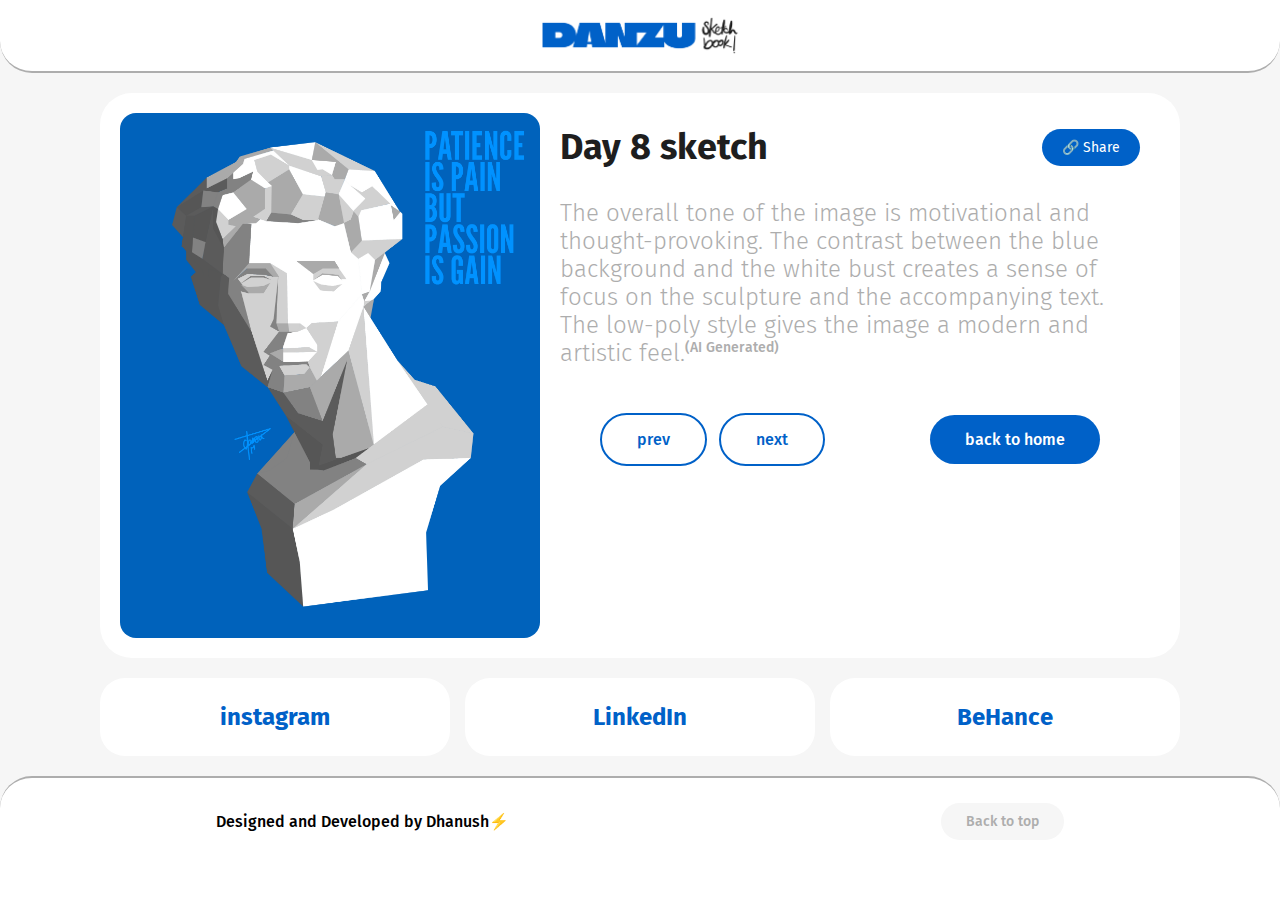
<file: sb8.html>
<!DOCTYPE html>
<html lang="en">

<head>
    <meta charset="UTF-8">
    <meta name="viewport" content="width=device-width, initial-scale=1.0">
    <link rel="preconnect" href="https://fonts.googleapis.com">
    <link rel="preconnect" href="https://fonts.gstatic.com" crossorigin>
    <link
        href="https://fonts.googleapis.com/css2?family=Fira+Sans:ital,wght@0,100;0,200;0,300;0,400;0,500;0,600;0,700;0,800;0,900;1,100;1,200;1,300;1,400;1,500;1,600;1,700;1,800;1,900&family=Gloria+Hallelujah&display=swap"
        rel="stylesheet">
    <link rel="stylesheet" href="./style/common.css">
    <link rel="shortcut icon" href="./assest/favicon.png" type="image/x-icon">
    <title>DANZU Sketch Book</title>
</head>

<body>
    <div class="cont">
        <div class="navbar">
            <img id="dsblogo" src="./assest/dsbdlogo.png" alt="DANZU Sketch Book logo" srcset="">
        </div>
        <div class="sketchpages">
            <div class="sketchpage sketch9">
                <img class="sketch" src="./assest/sb9.jpg" alt="">
                <div class="sketchdetails">
                    <div class="sketchupper">
                        <p class="sketchlabel">Day 9 sketch</p>
                        <button class="sketchshare sketchshare9">🔗 Share</button>
                    </div>
                    <p class="sketchdesc">The overall tone of the image is playful and thought-provoking.
                        The use of a traffic light is a clever visual metaphor for the concept of "thinking wrong."
                        The heart-shaped light adds a touch of whimsy to the image.<sup>(AI Generated)</sup></p>
                    <div class="sketchbtn">
                        <div class="sketchnav">
                            <button class="movebtn prevbtn9 prevsketch">prev</button>
                            <button class="movebtn nextbtn9 nextsketch">next</button>
                        </div>
                        <a class="backtohome submitbtn" href="./index.html">back to home</a>
                    </div>
                </div>
            </div>
            <div class="sketchpage sketch8 activesketch">
                <img class="sketch" src="./assest/sb8.jpg" alt="">
                <div class="sketchdetails">
                    <div class="sketchupper">
                        <p class="sketchlabel">Day 8 sketch</p>
                        <button class="sketchshare sketchshare8">🔗 Share</button>
                    </div>
                    <p class="sketchdesc">The overall tone of the image is motivational and thought-provoking.
                        The contrast between the blue background and the white bust creates a sense of focus on the
                        sculpture and the accompanying text.
                        The low-poly style gives the image a modern and artistic feel.<sup>(AI Generated)</sup></p>
                    <div class="sketchbtn">
                        <div class="sketchnav">
                            <button class="movebtn prevbtn8 prevsketch">prev</button>
                            <button class="movebtn nextbtn8 nextsketch">next</button>
                        </div>
                        <a class="backtohome submitbtn" href="./index.html">back to home</a>
                    </div>
                </div>
            </div>
            <div class="sketchpage sketch7">
                <img class="sketch" src="./assest/sb7.jpg" alt="">
                <div class="sketchdetails">
                    <div class="sketchupper">
                        <p class="sketchlabel">Day 7 sketch</p>
                        <button class="sketchshare sketchshare7">🔗 Share</button>
                    </div>
                    <p class="sketchdesc">he overall tone of the image is playful and energetic.
                        The use of a rock-on hand gesture suggests a sense of fun and rebelliousness.
                        The contrast between the pink brain and the beige background creates a visually appealing
                        composition.<sup>(AI Generated)</sup></p>
                    <div class="sketchbtn">
                        <div class="sketchnav">
                            <button class="movebtn prevbtn7 prevsketch">prev</button>
                            <button class="movebtn nextbtn7 nextsketch">next</button>
                        </div>
                        <a class="backtohome submitbtn" href="./index.html">back to home</a>
                    </div>
                </div>
            </div>
            <div class="sketchpage sketch6">
                <img class="sketch" src="./assest/sb6.jpg" alt="">
                <div class="sketchdetails">
                    <div class="sketchupper">
                        <p class="sketchlabel">Day 6 sketch</p>
                        <button class="sketchshare sketchshare6">🔗 Share</button>
                    </div>
                    <p class="sketchdesc">The overall tone of the image is cheerful and optimistic.
                        The use of dashed lines creates a playful and somewhat whimsical effect.
                        The simple design and color palette contribute to the image's minimalist aesthetic.<sup>(AI
                            Generated)</sup></p>
                    <div class="sketchbtn">
                        <div class="sketchnav">
                            <button class="movebtn prevbtn6 prevsketch">prev</button>
                            <button class="movebtn nextbtn6 nextsketch">next</button>
                        </div>
                        <a class="backtohome submitbtn" href="./index.html">back to home</a>
                    </div>
                </div>
            </div>
            <div class="sketchpage sketch5">
                <img class="sketch" src="./assest/sb5.jpg" alt="">
                <div class="sketchdetails">
                    <div class="sketchupper">
                        <p class="sketchlabel">Day 5 sketch</p>
                        <button class="sketchshare sketchshare5">🔗 Share</button>
                    </div>
                    <p class="sketchdesc">Just a random people Digit Portrait<sup>(Self Described)</sup></p>
                    <div class="sketchbtn">
                        <div class="sketchnav">
                            <button class="movebtn prevbtn5 prevsketch">prev</button>
                            <button class="movebtn nextbtn5 nextsketch">next</button>
                        </div>
                        <a class="backtohome submitbtn" href="./index.html">back to home</a>
                    </div>
                </div>
            </div>
            <div class="sketchpage sketch4">
                <img class="sketch" src="./assest/sb4.jpg" alt="">
                <div class="sketchdetails">
                    <div class="sketchupper">
                        <p class="sketchlabel">Day 4 sketch</p>
                        <button class="sketchshare sketchshare4">🔗 Share</button>
                    </div>
                    <p class="sketchdesc">Just a random people Digit Portrait<sup>(Self Described)</sup></p>
                    <div class="sketchbtn">
                        <div class="sketchnav">
                            <button class="movebtn prevbtn4 prevsketch">prev</button>
                            <button class="movebtn nextbtn4 nextsketch">next</button>
                        </div>
                        <a class="backtohome submitbtn" href="./index.html">back to home</a>
                    </div>
                </div>
            </div>
            <div class="sketchpage sketch3">
                <img class="sketch" src="./assest/sb3.jpg" alt="">
                <div class="sketchdetails">
                    <div class="sketchupper">
                        <p class="sketchlabel">Day 3 sketch</p>
                        <button class="sketchshare sketchshare3">🔗 Share</button>
                    </div>
                    <p class="sketchdesc">A young girl with long black hair is the central figure. She's wearing a
                        yellow outfit with a blue stripe and green boots. The background is a vibrant purple. Large
                        white text surrounds her, reading "BAN TANG girl."<sup>(AI Generated)</sup></p>
                    <div class="sketchbtn">
                        <div class="sketchnav">
                            <button class="movebtn prevbtn3 prevsketch">prev</button>
                            <button class="movebtn nextbtn3 nextsketch">next</button>
                        </div>
                        <a class="backtohome submitbtn" href="./index.html">back to home</a>
                    </div>
                </div>
            </div>
            <div class="sketchpage sketch2">
                <img class="sketch" src="./assest/sb2.jpg" alt="">
                <div class="sketchdetails">
                    <div class="sketchupper">
                        <p class="sketchlabel">Day 2 sketch</p>
                        <button class="sketchshare sketchshare2">🔗 Share</button>
                    </div>
                    <p class="sketchdesc">A lion's head is the central figure, facing left.
                        The lion has a patterned mane and a winking expression.
                        The background is a vibrant blue.
                        Large white text at the top reads "Whistle Today!"<sup>(AI Generated)</sup></p>
                    <div class="sketchbtn">
                        <div class="sketchnav">
                            <button class="movebtn prevbtn2 prevsketch">prev</button>
                            <button class="movebtn nextbtn2 nextsketch">next</button>
                        </div>
                        <a class="backtohome submitbtn" href="./index.html">back to home</a>
                    </div>
                </div>
            </div>
        </div>
        <div class="socialpages spsocial">
            <a class="social instagram" href="https://www.instagram.com/danzu.in/">instagram</a>
            <a class="social linkedin" href="https://www.linkedin.com/company/danzu-in/">LinkedIn</a>
            <a class="social behance" href="https://www.behance.net/danzu-in/">BeHance</a>
        </div>
        <div class="footer">
            <p>Designed and Developed by Dhanush⚡</p>
            <a class="unactivebtn" href="#">Back to top</a>
        </div>
    </div>
</body>
<script src="./script/script2.js"></script>

</html>
</file>
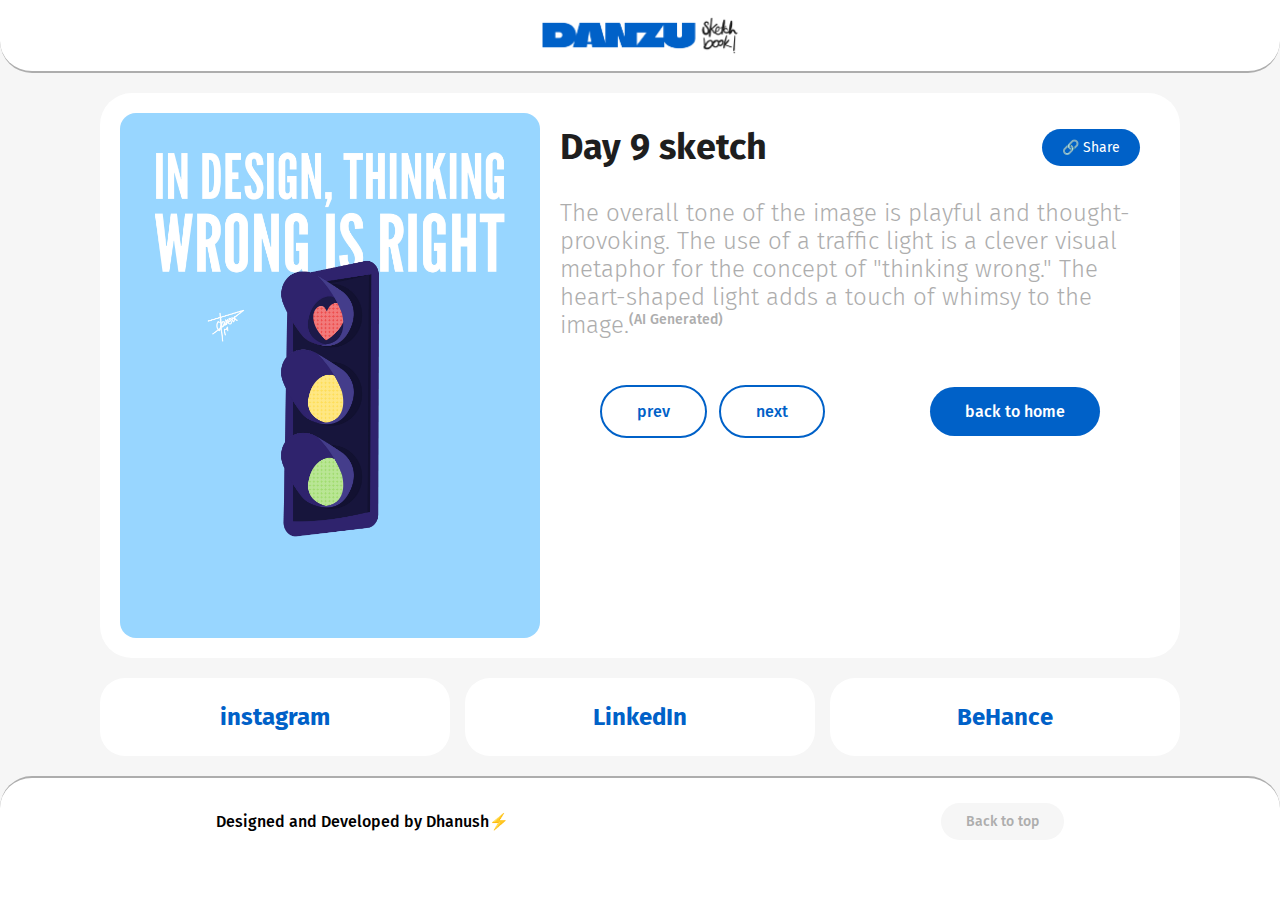
<file: sb9.html>
<!DOCTYPE html>
<html lang="en">

<head>
    <meta charset="UTF-8">
    <meta name="viewport" content="width=device-width, initial-scale=1.0">
    <link rel="preconnect" href="https://fonts.googleapis.com">
    <link rel="preconnect" href="https://fonts.gstatic.com" crossorigin>
    <link
        href="https://fonts.googleapis.com/css2?family=Fira+Sans:ital,wght@0,100;0,200;0,300;0,400;0,500;0,600;0,700;0,800;0,900;1,100;1,200;1,300;1,400;1,500;1,600;1,700;1,800;1,900&family=Gloria+Hallelujah&display=swap"
        rel="stylesheet">
    <link rel="stylesheet" href="./style/common.css">
    <link rel="shortcut icon" href="./assest/favicon.png" type="image/x-icon">
    <title>DANZU Sketch Book</title>
</head>

<body>
    <div class="cont">
        <div class="navbar">
            <img id="dsblogo" src="./assest/dsbdlogo.png" alt="DANZU Sketch Book logo" srcset="">
        </div>
        <div class="sketchpages">
            <div class="sketchpage sketch9 activesketch">
                <img class="sketch" src="./assest/sb9.jpg" alt="">
                <div class="sketchdetails">
                    <div class="sketchupper">
                        <p class="sketchlabel">Day 9 sketch</p>
                        <button class="sketchshare sketchshare9">🔗 Share</button>
                    </div>
                    <p class="sketchdesc">The overall tone of the image is playful and thought-provoking.
                        The use of a traffic light is a clever visual metaphor for the concept of "thinking wrong."
                        The heart-shaped light adds a touch of whimsy to the image.<sup>(AI Generated)</sup></p>
                    <div class="sketchbtn">
                        <div class="sketchnav">
                            <button class="movebtn prevbtn9 prevsketch">prev</button>
                            <button class="movebtn nextbtn9 nextsketch">next</button>
                        </div>
                        <a class="backtohome submitbtn" href="./index.html">back to home</a>
                    </div>
                </div>
            </div>
            <div class="sketchpage sketch8">
                <img class="sketch" src="./assest/sb8.jpg" alt="">
                <div class="sketchdetails">
                    <div class="sketchupper">
                        <p class="sketchlabel">Day 8 sketch</p>
                        <button class="sketchshare sketchshare8">🔗 Share</button>
                    </div>
                    <p class="sketchdesc">The overall tone of the image is motivational and thought-provoking.
                        The contrast between the blue background and the white bust creates a sense of focus on the
                        sculpture and the accompanying text.
                        The low-poly style gives the image a modern and artistic feel.<sup>(AI Generated)</sup></p>
                    <div class="sketchbtn">
                        <div class="sketchnav">
                            <button class="movebtn prevbtn8 prevsketch">prev</button>
                            <button class="movebtn nextbtn8 nextsketch">next</button>
                        </div>
                        <a class="backtohome submitbtn" href="./index.html">back to home</a>
                    </div>
                </div>
            </div>
            <div class="sketchpage sketch7">
                <img class="sketch" src="./assest/sb7.jpg" alt="">
                <div class="sketchdetails">
                    <div class="sketchupper">
                        <p class="sketchlabel">Day 7 sketch</p>
                        <button class="sketchshare sketchshare7">🔗 Share</button>
                    </div>
                    <p class="sketchdesc">he overall tone of the image is playful and energetic.
                        The use of a rock-on hand gesture suggests a sense of fun and rebelliousness.
                        The contrast between the pink brain and the beige background creates a visually appealing
                        composition.<sup>(AI Generated)</sup></p>
                    <div class="sketchbtn">
                        <div class="sketchnav">
                            <button class="movebtn prevbtn7 prevsketch">prev</button>
                            <button class="movebtn nextbtn7 nextsketch">next</button>
                        </div>
                        <a class="backtohome submitbtn" href="./index.html">back to home</a>
                    </div>
                </div>
            </div>
            <div class="sketchpage sketch6">
                <img class="sketch" src="./assest/sb6.jpg" alt="">
                <div class="sketchdetails">
                    <div class="sketchupper">
                        <p class="sketchlabel">Day 6 sketch</p>
                        <button class="sketchshare sketchshare6">🔗 Share</button>
                    </div>
                    <p class="sketchdesc">The overall tone of the image is cheerful and optimistic.
                        The use of dashed lines creates a playful and somewhat whimsical effect.
                        The simple design and color palette contribute to the image's minimalist aesthetic.<sup>(AI
                            Generated)</sup></p>
                    <div class="sketchbtn">
                        <div class="sketchnav">
                            <button class="movebtn prevbtn6 prevsketch">prev</button>
                            <button class="movebtn nextbtn6 nextsketch">next</button>
                        </div>
                        <a class="backtohome submitbtn" href="./index.html">back to home</a>
                    </div>
                </div>
            </div>
            <div class="sketchpage sketch5">
                <img class="sketch" src="./assest/sb5.jpg" alt="">
                <div class="sketchdetails">
                    <div class="sketchupper">
                        <p class="sketchlabel">Day 5 sketch</p>
                        <button class="sketchshare sketchshare5">🔗 Share</button>
                    </div>
                    <p class="sketchdesc">Just a random people Digit Portrait<sup>(Self Described)</sup></p>
                    <div class="sketchbtn">
                        <div class="sketchnav">
                            <button class="movebtn prevbtn5 prevsketch">prev</button>
                            <button class="movebtn nextbtn5 nextsketch">next</button>
                        </div>
                        <a class="backtohome submitbtn" href="./index.html">back to home</a>
                    </div>
                </div>
            </div>
            <div class="sketchpage sketch4">
                <img class="sketch" src="./assest/sb4.jpg" alt="">
                <div class="sketchdetails">
                    <div class="sketchupper">
                        <p class="sketchlabel">Day 4 sketch</p>
                        <button class="sketchshare sketchshare4">🔗 Share</button>
                    </div>
                    <p class="sketchdesc">Just a random people Digit Portrait<sup>(Self Described)</sup></p>
                    <div class="sketchbtn">
                        <div class="sketchnav">
                            <button class="movebtn prevbtn4 prevsketch">prev</button>
                            <button class="movebtn nextbtn4 nextsketch">next</button>
                        </div>
                        <a class="backtohome submitbtn" href="./index.html">back to home</a>
                    </div>
                </div>
            </div>
            <div class="sketchpage sketch3">
                <img class="sketch" src="./assest/sb3.jpg" alt="">
                <div class="sketchdetails">
                    <div class="sketchupper">
                        <p class="sketchlabel">Day 3 sketch</p>
                        <button class="sketchshare sketchshare3">🔗 Share</button>
                    </div>
                    <p class="sketchdesc">A young girl with long black hair is the central figure. She's wearing a
                        yellow outfit with a blue stripe and green boots. The background is a vibrant purple. Large
                        white text surrounds her, reading "BAN TANG girl."<sup>(AI Generated)</sup></p>
                    <div class="sketchbtn">
                        <div class="sketchnav">
                            <button class="movebtn prevbtn3 prevsketch">prev</button>
                            <button class="movebtn nextbtn3 nextsketch">next</button>
                        </div>
                        <a class="backtohome submitbtn" href="./index.html">back to home</a>
                    </div>
                </div>
            </div>
            <div class="sketchpage sketch2">
                <img class="sketch" src="./assest/sb2.jpg" alt="">
                <div class="sketchdetails">
                    <div class="sketchupper">
                        <p class="sketchlabel">Day 2 sketch</p>
                        <button class="sketchshare sketchshare2">🔗 Share</button>
                    </div>
                    <p class="sketchdesc">A lion's head is the central figure, facing left.
                        The lion has a patterned mane and a winking expression.
                        The background is a vibrant blue.
                        Large white text at the top reads "Whistle Today!"<sup>(AI Generated)</sup></p>
                    <div class="sketchbtn">
                        <div class="sketchnav">
                            <button class="movebtn prevbtn2 prevsketch">prev</button>
                            <button class="movebtn nextbtn2 nextsketch">next</button>
                        </div>
                        <a class="backtohome submitbtn" href="./index.html">back to home</a>
                    </div>
                </div>
            </div>
        </div>
        <div class="socialpages spsocial">
            <a class="social instagram" href="https://www.instagram.com/danzu.in/">instagram</a>
            <a class="social linkedin" href="https://www.linkedin.com/company/danzu-in/">LinkedIn</a>
            <a class="social behance" href="https://www.behance.net/danzu-in/">BeHance</a>
        </div>
        <div class="footer">
            <p>Designed and Developed by Dhanush⚡</p>
            <a class="unactivebtn" href="#">Back to top</a>
        </div>
    </div>
</body>
<script src="./script/script2.js"></script>

</html>
</file>
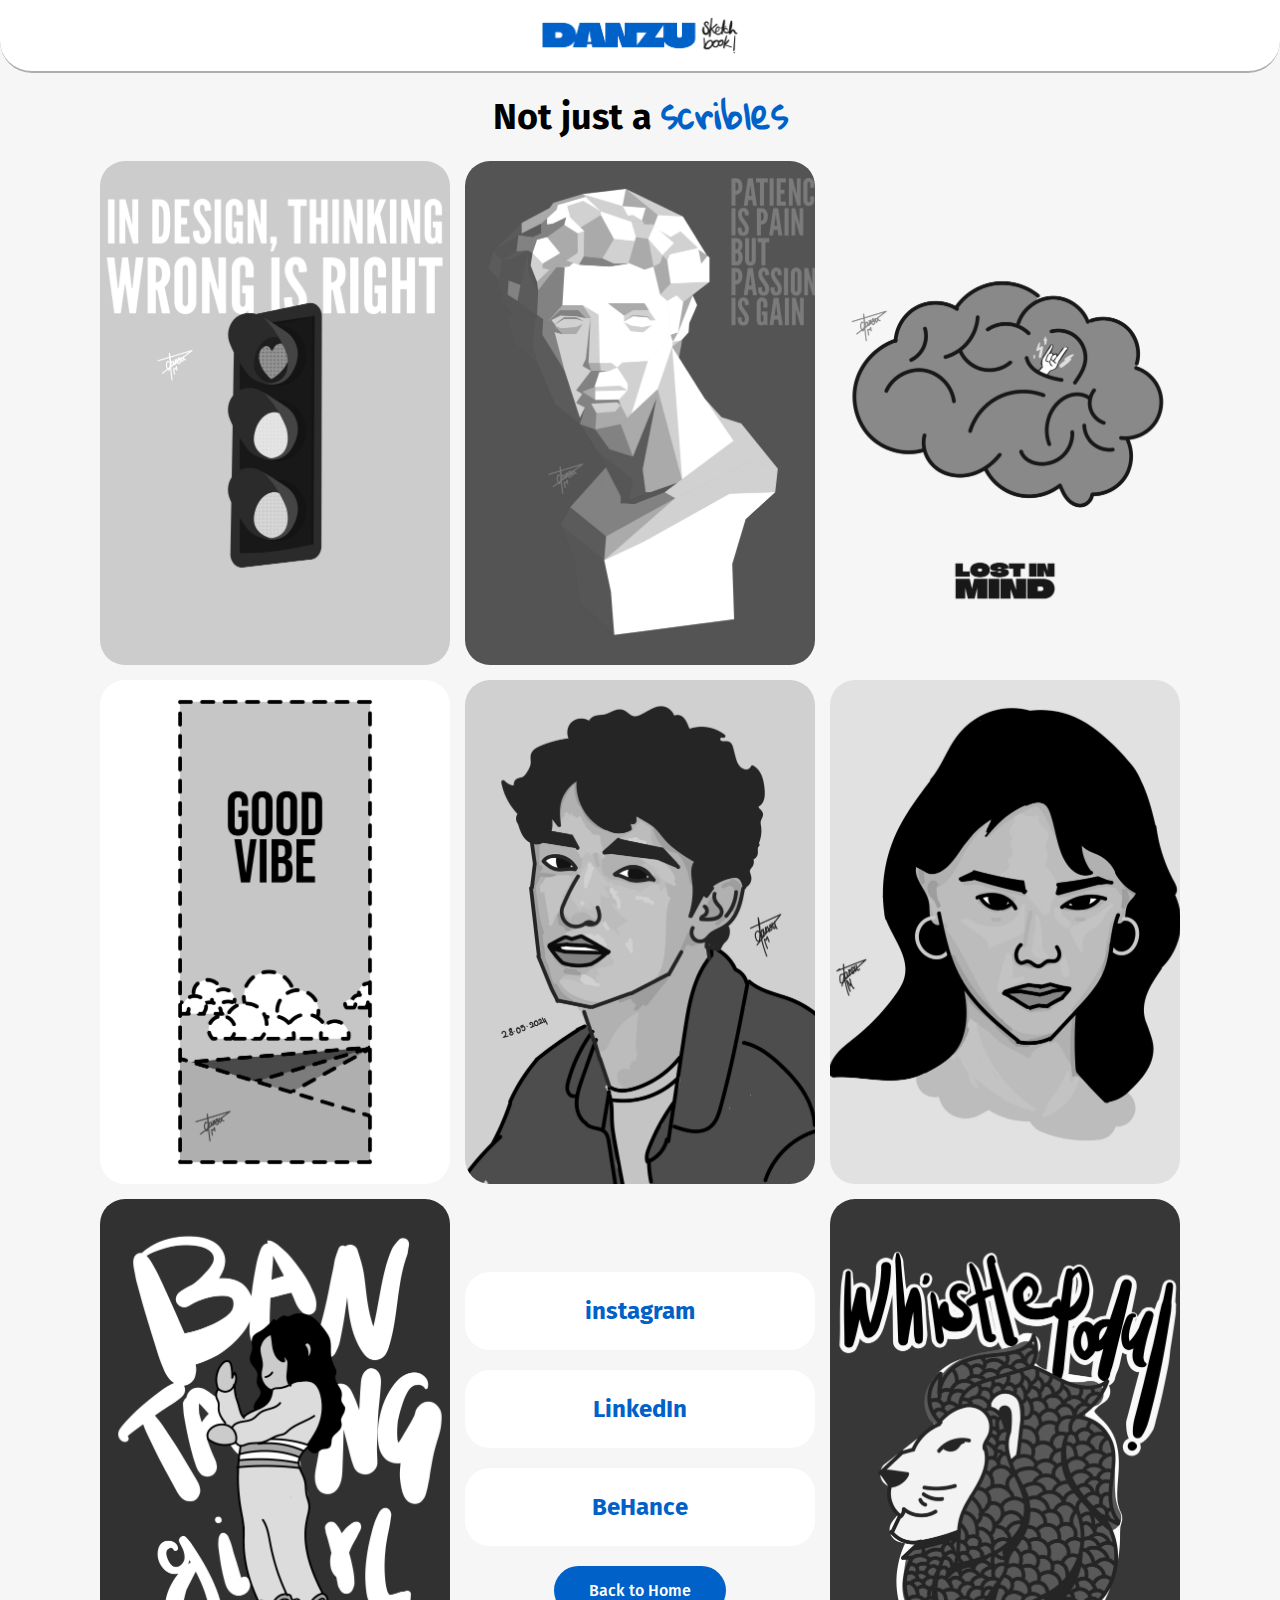
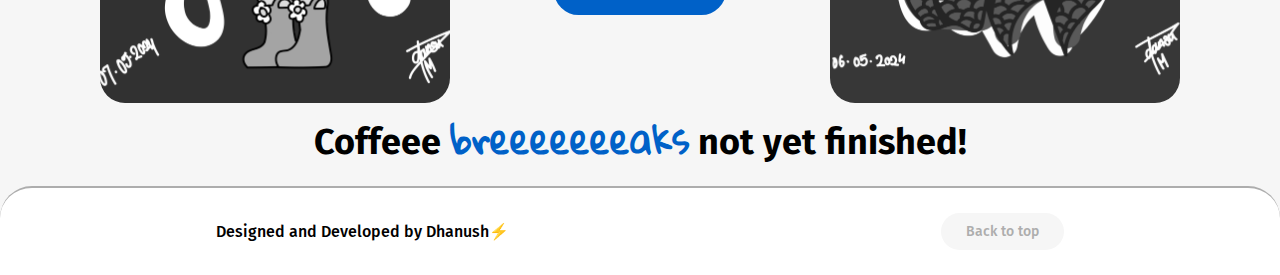
<file: sketchbook.html>
<!DOCTYPE html>
<html lang="en">

<head>
    <meta charset="UTF-8">
    <meta name="viewport" content="width=device-width, initial-scale=1.0">
    <link rel="preconnect" href="https://fonts.googleapis.com">
    <link rel="preconnect" href="https://fonts.gstatic.com" crossorigin>
    <link
        href="https://fonts.googleapis.com/css2?family=Fira+Sans:ital,wght@0,100;0,200;0,300;0,400;0,500;0,600;0,700;0,800;0,900;1,100;1,200;1,300;1,400;1,500;1,600;1,700;1,800;1,900&family=Gloria+Hallelujah&display=swap"
        rel="stylesheet">
    <link rel="stylesheet" href="./style/common.css">
    <link rel="shortcut icon" href="./assest/favicon.png" type="image/x-icon">
    <title>DANZU Sketch Book</title>
</head>

<body>
    <div class="cont">
        <div class="navbar">
            <img id="dsblogo" src="./assest/dsbdlogo.png" alt="DANZU Sketch Book logo" srcset="">
        </div>
        <p class="herotext dailogue">Not just a <span class="handtext">scribles</span></p>
        <div class="gallery">
            <div class="galleryrow galleryrow1">
                <div class="prevpage prevpage9">
                    <div class="prevdetails">
                        <a class="prevbtn" href="./sb9.html">View</a>
                    </div>
                </div>
                <div class="prevpage prevpage8">
                    <div class="prevdetails">
                        <a class="prevbtn" href="./sb8.html">View</a>
                    </div>
                </div>
                <div class="prevpage prevpage7">
                    <div class="prevdetails">
                        <a class="prevbtn" href="./sb7.html">View</a>
                    </div>
                </div>
            </div>
            <div class="galleryrow galleryrow2">
                <div class="prevpage prevpage6">
                    <div class="prevdetails">
                        <a class="prevbtn" href="./sb6.html">View</a>
                    </div>
                </div>
                <div class="prevpage prevpage5">
                    <div class="prevdetails">
                        <a class="prevbtn" href="./sb5.html">View</a>
                    </div>
                </div>
                <div class="prevpage prevpage4">
                    <div class="prevdetails">
                        <a class="prevbtn" href="./sb4.html">View</a>
                    </div>
                </div>
            </div>
            <div class="galleryrow galleryrow3">
                <div class="prevpage prevpage3">
                    <div class="prevdetails">
                        <a class="prevbtn" href="./sb3.html">View</a>
                    </div>
                </div>
                <div class="socialpages insb">
                    <a class="social instagram" href="https://www.instagram.com/danzu.in/">instagram</a>
                    <a class="social linkedin" href="https://www.linkedin.com/company/danzu-in/">LinkedIn</a>
                    <a class="social behance" href="https://www.behance.net/danzu-in/">BeHance</a>
                    <a class="submitbtn home" href="./index.html">Back to Home</a>
                </div>
                <div class="prevpage prevpage2">
                    <div class="prevdetails">
                        <a class="prevbtn" href="./sb2.html">View</a>
                    </div>
                </div>
            </div>
        </div>
        <p class="herotext dailogue">Coffeee <span class="handtext">breeeeeeeaks</span> not yet finished!</p>
        <div class="footer">
            <p>Designed and Developed by Dhanush⚡</p>
            <a class="unactivebtn" href="#">Back to top</a>
        </div>
    </div>
</body>
<script src="./script/script1.js"></script>

</html>
</file>
<file: style/common.css>
/*
.fira-sans-thin {
  font-family: "Fira Sans", sans-serif;
  font-weight: 100;
  font-style: normal;
}

.fira-sans-extralight {
  font-family: "Fira Sans", sans-serif;
  font-weight: 200;
  font-style: normal;
}

.fira-sans-light {
  font-family: "Fira Sans", sans-serif;
  font-weight: 300;
  font-style: normal;
}

.fira-sans-regular {
  font-family: "Fira Sans", sans-serif;
  font-weight: 400;
  font-style: normal;
}

.fira-sans-medium {
  font-family: "Fira Sans", sans-serif;
  font-weight: 500;
  font-style: normal;
}

.fira-sans-semibold {
  font-family: "Fira Sans", sans-serif;
  font-weight: 600;
  font-style: normal;
}

.fira-sans-bold {
  font-family: "Fira Sans", sans-serif;
  font-weight: 700;
  font-style: normal;
}

.fira-sans-extrabold {
  font-family: "Fira Sans", sans-serif;
  font-weight: 800;
  font-style: normal;
}

.fira-sans-black {
  font-family: "Fira Sans", sans-serif;
  font-weight: 900;
  font-style: normal;
}

.fira-sans-thin-italic {
  font-family: "Fira Sans", sans-serif;
  font-weight: 100;
  font-style: italic;
}

.fira-sans-extralight-italic {
  font-family: "Fira Sans", sans-serif;
  font-weight: 200;
  font-style: italic;
}

.fira-sans-light-italic {
  font-family: "Fira Sans", sans-serif;
  font-weight: 300;
  font-style: italic;
}

.fira-sans-regular-italic {
  font-family: "Fira Sans", sans-serif;
  font-weight: 400;
  font-style: italic;
}

.fira-sans-medium-italic {
  font-family: "Fira Sans", sans-serif;
  font-weight: 500;
  font-style: italic;
}

.fira-sans-semibold-italic {
  font-family: "Fira Sans", sans-serif;
  font-weight: 600;
  font-style: italic;
}

.fira-sans-bold-italic {
  font-family: "Fira Sans", sans-serif;
  font-weight: 700;
  font-style: italic;
}

.fira-sans-extrabold-italic {
  font-family: "Fira Sans", sans-serif;
  font-weight: 800;
  font-style: italic;
}

.fira-sans-black-italic {
  font-family: "Fira Sans", sans-serif;
  font-weight: 900;
  font-style: italic;
}

.gloria-hallelujah-regular {
  font-family: "Gloria Hallelujah", cursive;
  font-weight: 400;
  font-style: normal;
}


*/

* {
  margin: 0%;
  padding: 0%;
}

:root {
  --white1: #fff;
  --grey1: #F6F6F6;
  --grey2: #ADADAD;
  --blue1: #0061C8;
  --black1: #1E1E1E;
}

.cont {
  display: flex;
  justify-content: center;
  align-items: center;
  flex-direction: column;
  background-color: var(--grey1);
}

/*navbar*/
.navbar {
  width: 100%;
  display: flex;
  justify-content: center;
  align-items: center;
  padding: 15px 0px;
  margin-bottom: 20px;
  border-bottom: 2px solid var(--grey2);
  border-radius: 0px 0px 32px 32px;
  background-color: var(--white1);
  position: sticky;
}

#dsblogo {
  width: 200px;

}

/*Hero*/
.herosec {
  width: 1080px;
  display: flex;
  justify-content: space-between;
  align-items: center;
}

.herotext {
  font-size: 48px;
  font-family: "Fira Sans", sans-serif;
  font-weight: 700;
  text-align: justify;
  line-height: 48px;
}

.handtext {
  font-family: "Gloria Hallelujah", cursive;
  line-height: 40px;
  color: var(--blue1);
}

#dhanushgopi {
  width: 600px;
  padding: 15px;
  border-radius: 50px;
}

/*Gallery*/
.gallery {
  width: 1080px;
  display: flex;
  justify-content: space-between;
  align-items: center;
  flex-direction: column;

}

.galleryrow {
  width: 1080px;
  display: flex;
  justify-content: space-between;
  align-items: center;
  padding-bottom: 15px;

}

.prevpage {
  width: 350px;
  height: fit-content;
  background-size: cover;
  background-repeat: no-repeat;
  background-position: center;
  filter: grayscale(1);
  border-radius: 25px;

}

.prevpage:hover {
  filter: grayscale(0);
  transition: 0.5s;
}

.prevdetails {
  width: 50px;
  height: 354px;
  background: rgb(30, 30, 30);
  background: linear-gradient(0deg, rgba(0, 97, 200, 0.5) 5%, rgba(0, 97, 200, 0) 35%, rgba(30, 97, 200, 0) 85%, rgba(0, 97, 200, 0) 100%);
  display: flex;
  justify-content: flex-end;
  align-items: center;
  flex-direction: column;
  padding: 75px 150px;
  opacity: 0;
  transition: 0.5s;
  border-radius: 25px;
}

.prevdetails:hover {
  opacity: 1;
  transition: 0.5s;
}

.prevbtn {
  font-size: 18px;
  font-family: "Fira Sans", sans-serif;
  font-weight: 700;
  text-decoration: none;
  color: var(--blue1);
  background-color: var(--white1);
  padding: 15px 25px;
  border-radius: 100px;
}

.viewmorepage {
  width: 350px;
  height: fit-content;
  display: flex;
  justify-content: center;
  align-items: center;
}

.viewmore {
  width: 300px;
  font-size: 20px;
  height: 200px;
  font-family: "Fira Sans", sans-serif;
  font-weight: 700;
  text-decoration: none;
  color: var(--blue1);
  background-color: var(--white1);
  padding: 15px 25px;
  border-radius: 100px;
  display: flex;
  justify-content: center;
  align-items: center;
  transition: 0.5s;
}

.viewmore:hover {
  color: var(--white1);
  background-color: var(--blue1);
  height: 300px;
  border-radius: 25px 200px 200px 25px;
  transition: 0.5s;
}


.prevpage2 {
  background-image: url(../assest/sb2.jpg);
}

.prevpage3 {
  background-image: url(../assest/sb3.jpg);

}

.prevpage4 {
  background-image: url(../assest/sb4.jpg);

}

.prevpage5 {
  background-image: url(../assest/sb5.jpg);

}

.prevpage6 {
  background-image: url(../assest/sb6.jpg);
}

.prevpage7 {
  background-image: url(../assest/sb7.jpg);
}

.prevpage8 {
  background-image: url(../assest/sb8.jpg);
}

.prevpage9 {
  background-image: url(../assest/sb9.jpg);
}

/*Contact - Social*/

.contact {
  width: 1080px;
  display: flex;
  justify-content: space-between;
  align-items: start;
  margin-bottom: 25px;
}

.socialpages {
  width: 350px;
  display: flex;
  justify-content: space-between;
  align-items: center;
  flex-direction: column;
}



.social {
  width: 350px;
  font-size: 24px;
  font-family: "Fira Sans", sans-serif;
  font-weight: 700;
  background-color: var(--white1);
  padding: 25px 0px;
  display: flex;
  justify-content: center;
  align-items: center;
  margin-bottom: 20px;
  text-decoration: none;
  color: var(--blue1);
  transition: 0.5s;
  border-radius: 25px;
}

.instagram:hover {
  background: rgb(62, 0, 255);
  background: linear-gradient(211deg, rgba(62, 0, 255, 1) 0%, rgba(225, 0, 255, 1) 35%, rgba(255, 109, 0, 1) 69%, rgba(255, 229, 0, 1) 100%);
  color: var(--white1);
  transition: 0.5s;
}

.linkedin:hover {
  background: #009dff;
  color: var(--white1);
  transition: 0.5s;
}

.behance:hover {
  background: #0031ff;
  color: var(--white1);
  transition: 0.5s;
}

/* Contact Form*/
.form {
  width: 665px;
  padding: 25px;
  display: flex;
  justify-content: flex-start;
  align-items: center;
  flex-direction: column;
  background-color: var(--white1);
  border-radius: 25px;
}

.switchbtn {
  background-color: var(--grey1);
  border-radius: 100px;
}

.activebtn {
  color: var(--white1);
  background-color: var(--black1);
  padding: 10px 25px;
  border: none;
  border-radius: 100px;
  font-size: 14px;
  font-family: "Fira Sans", sans-serif;
  font-weight: 500;
  cursor: pointer;
  text-decoration: none;
}

.unactivebtn {
  color: var(--grey2);
  background-color: var(--grey1);
  padding: 10px 25px;
  border: none;
  border-radius: 100px;
  font-size: 14px;
  font-family: "Fira Sans", sans-serif;
  font-weight: 500;
  cursor: pointer;
  text-decoration: none;
}

.contactform {
  width: 665px;
  display: flex;
  justify-content: flex-start;
  align-items: center;
  flex-direction: column;
  transition: 0.5s;
}

.loginform {
  width: 665px;
  display: flex;
  justify-content: flex-start;
  align-items: center;
  flex-direction: column;
  transition: 0.5s;
}

.registerform {
  width: 665px;
  display: flex;
  justify-content: flex-start;
  align-items: center;
  flex-direction: column;
  transition: 0.5s;
}

.formhide {
  display: none;
  transition: 0.5s;
}

.inputlabel {
  font-size: 24px;
  font-family: "Fira Sans", sans-serif;
  font-weight: 700;
  padding: 20px;
}

.inputfields {
  display: flex;
  justify-content: center;
  align-items: center;
  flex-direction: column;
}

.inputfield {
  background-color: var(--grey1);
  width: 620px;
  padding: 20px;
  margin-bottom: 15px;
  border: none;
  border-radius: 16px;
  font-size: 16px;
  font-family: "Fira Sans", sans-serif;
  outline: none;
  transition: 0.5s;
}

.inputfield:focus {
  background-color: rgba(0, 97, 200, 0.1);
  transition: 0.1s;
}

.submitbtn {
  background-color: var(--blue1);
  padding: 15px 35px;
  margin-bottom: 15px;
  border: none;
  border-radius: 100px;
  font-size: 16px;
  font-weight: 500;
  font-family: "Fira Sans", sans-serif;
  color: var(--white1);
  transition: 0.5s;
  text-decoration: none;
}

.submitbtn:hover {
  filter: grayscale(0.3);
  transition: 0.5s;
}

.footer {
  width: 100%;
  display: flex;
  justify-content: space-around;
  align-items: center;
  font-size: 16px;
  font-weight: 500;
  font-family: "Fira Sans", sans-serif;
  padding: 25px 0px;
  border-top: 2px solid var(--grey2);
  border-radius: 32px 32px 0px 0px;
  background-color: var(--white1);
}

/* Sketch Book page*/

.dailogue {
  font-size: 36px;
  margin: 0px 0px 20px 0px;
}

/* Sketch Pages*/

.sketchpages {
  width: 1080px;
  display: flex;
  justify-content: space-between;
  align-items: center;
  flex-direction: column;
}

.sketchpage {
  width: 1040px;
  display: none;
  justify-content: space-around;
  align-items: center;
  background-color: var(--white1);
  padding: 20px;
  border-radius: 32px;
  margin-bottom: 20px;
}

.sketch {
  width: 420px;
  border-radius: 16px;
}

.sketchdetails {
  width: 620px;
  height: 500px;
  display: flex;
  justify-content: flex-start;
  align-items: center;
  flex-direction: column;

}

.sketchupper {
  width: 580px;
  display: flex;
  justify-content: space-between;
  align-items: center;
  margin-bottom: 30px;
}

.sketchlabel {
  font-size: 36px;
  font-weight: 700;
  font-family: "Fira Sans", sans-serif;
  color: var(--black1);
}

.sketchshare {
  background-color: var(--blue1);
  padding: 10px 20px;
  border: none;
  border-radius: 100px;
  font-size: 14px;
  font-family: "Fira Sans", sans-serif;
  color: var(--white1);
  display: flex;
  justify-content: center;
  align-items: center;
  cursor: pointer;
}

.sketchdesc {
  width: 580px;
  margin-bottom: 30px;
  font-size: 24px;
  font-weight: 300;
  font-family: "Fira Sans", sans-serif;
  color: var(--grey2);
}

.sketchdesc sup {
  font-size: 14px;
  font-weight: 500;
  color: var(--grey2);
}


.sketchbtn {
  width: 500px;
  height: 100px;
  display: flex;
  justify-content: space-between;
  align-items: center;
}

.sketchnav {
  width: 225px;
  height: 100px;
  display: flex;
  justify-content: space-between;
  align-items: center;
}

.movebtn {
  background-color: var(--white1);
  padding: 15px 35px;
  margin-bottom: 15px;
  border-radius: 100px;
  font-size: 16px;
  font-weight: 500;
  font-family: "Fira Sans", sans-serif;
  color: var(--blue1);
  text-decoration: none;
  border: 2px solid var(--blue1);
}

.movebtn:hover {
  filter: grayscale(0.3);
  cursor: pointer;
  background-color: var(--grey1);
}

.activesketch {
  display: flex;
}


/*Socil in Sketch Pages*/
.spsocial {
  width: 1080px;
  flex-direction: row;
}
</file>
